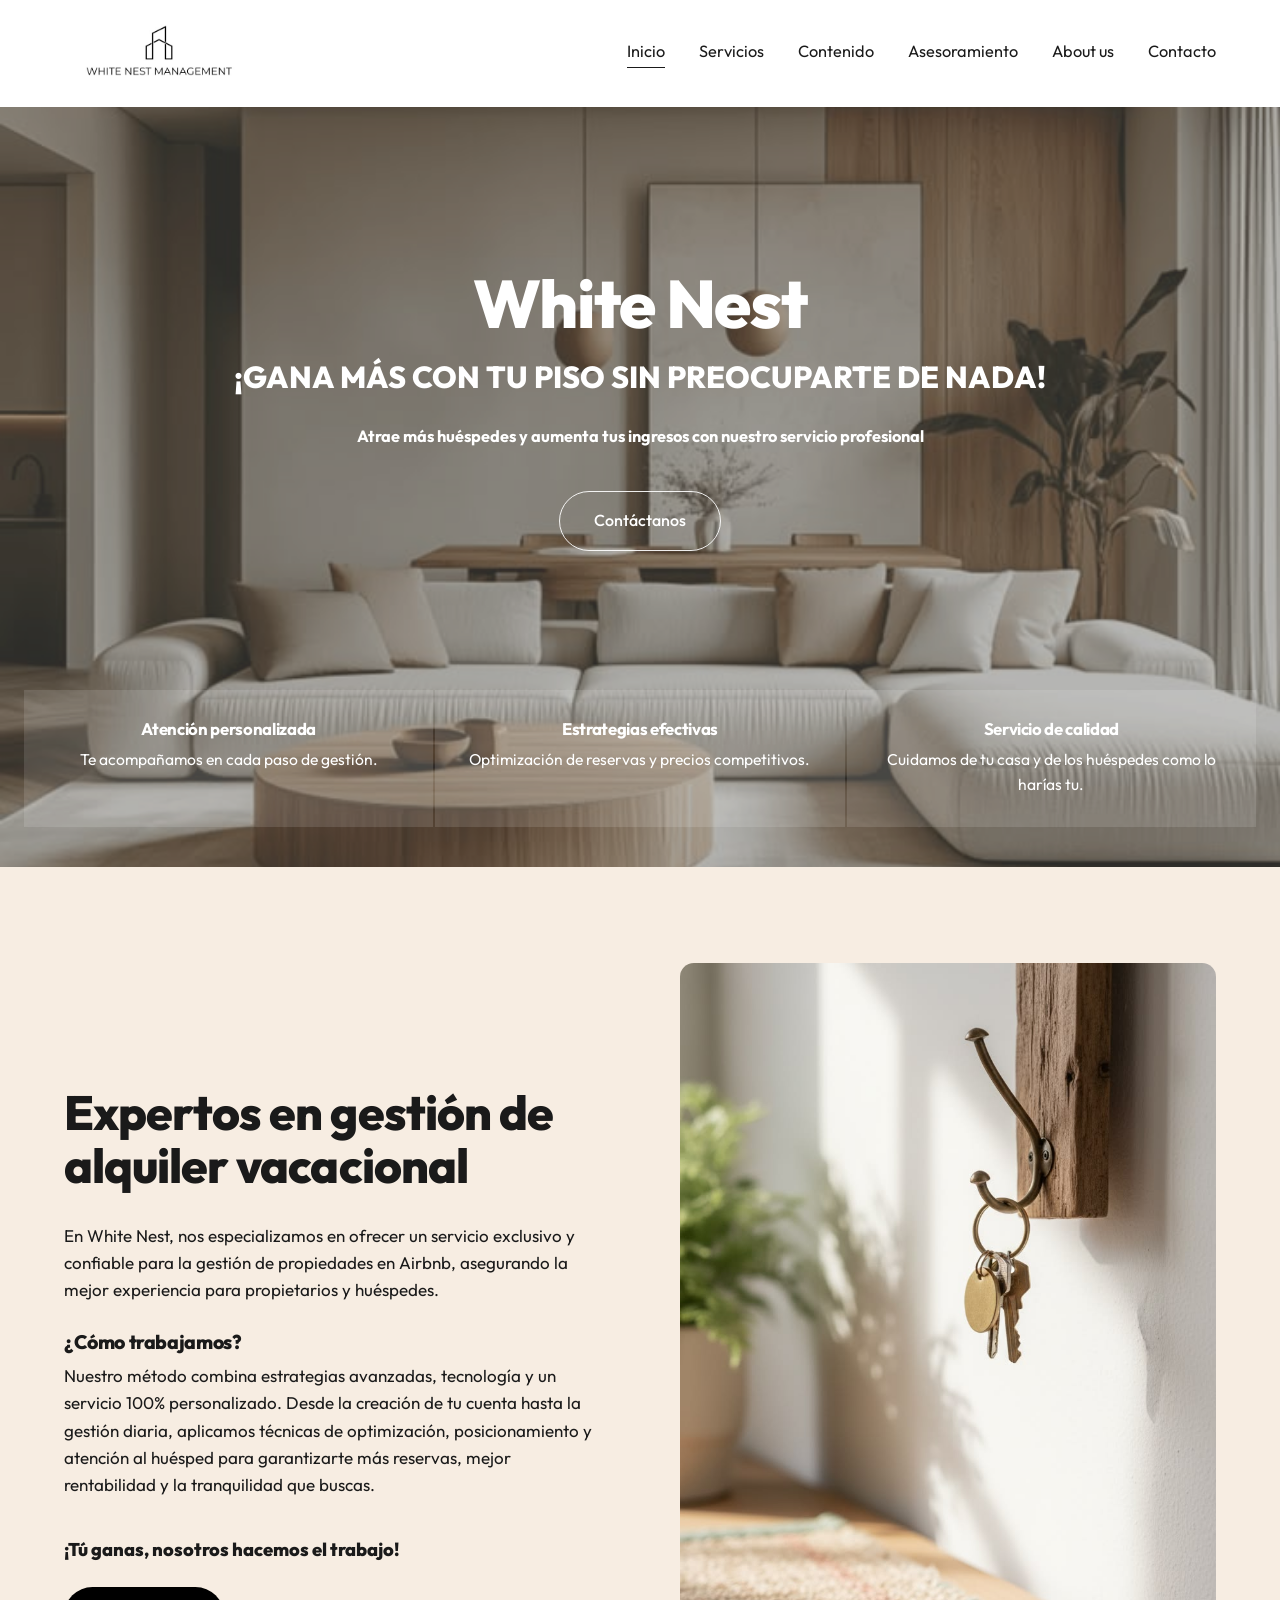
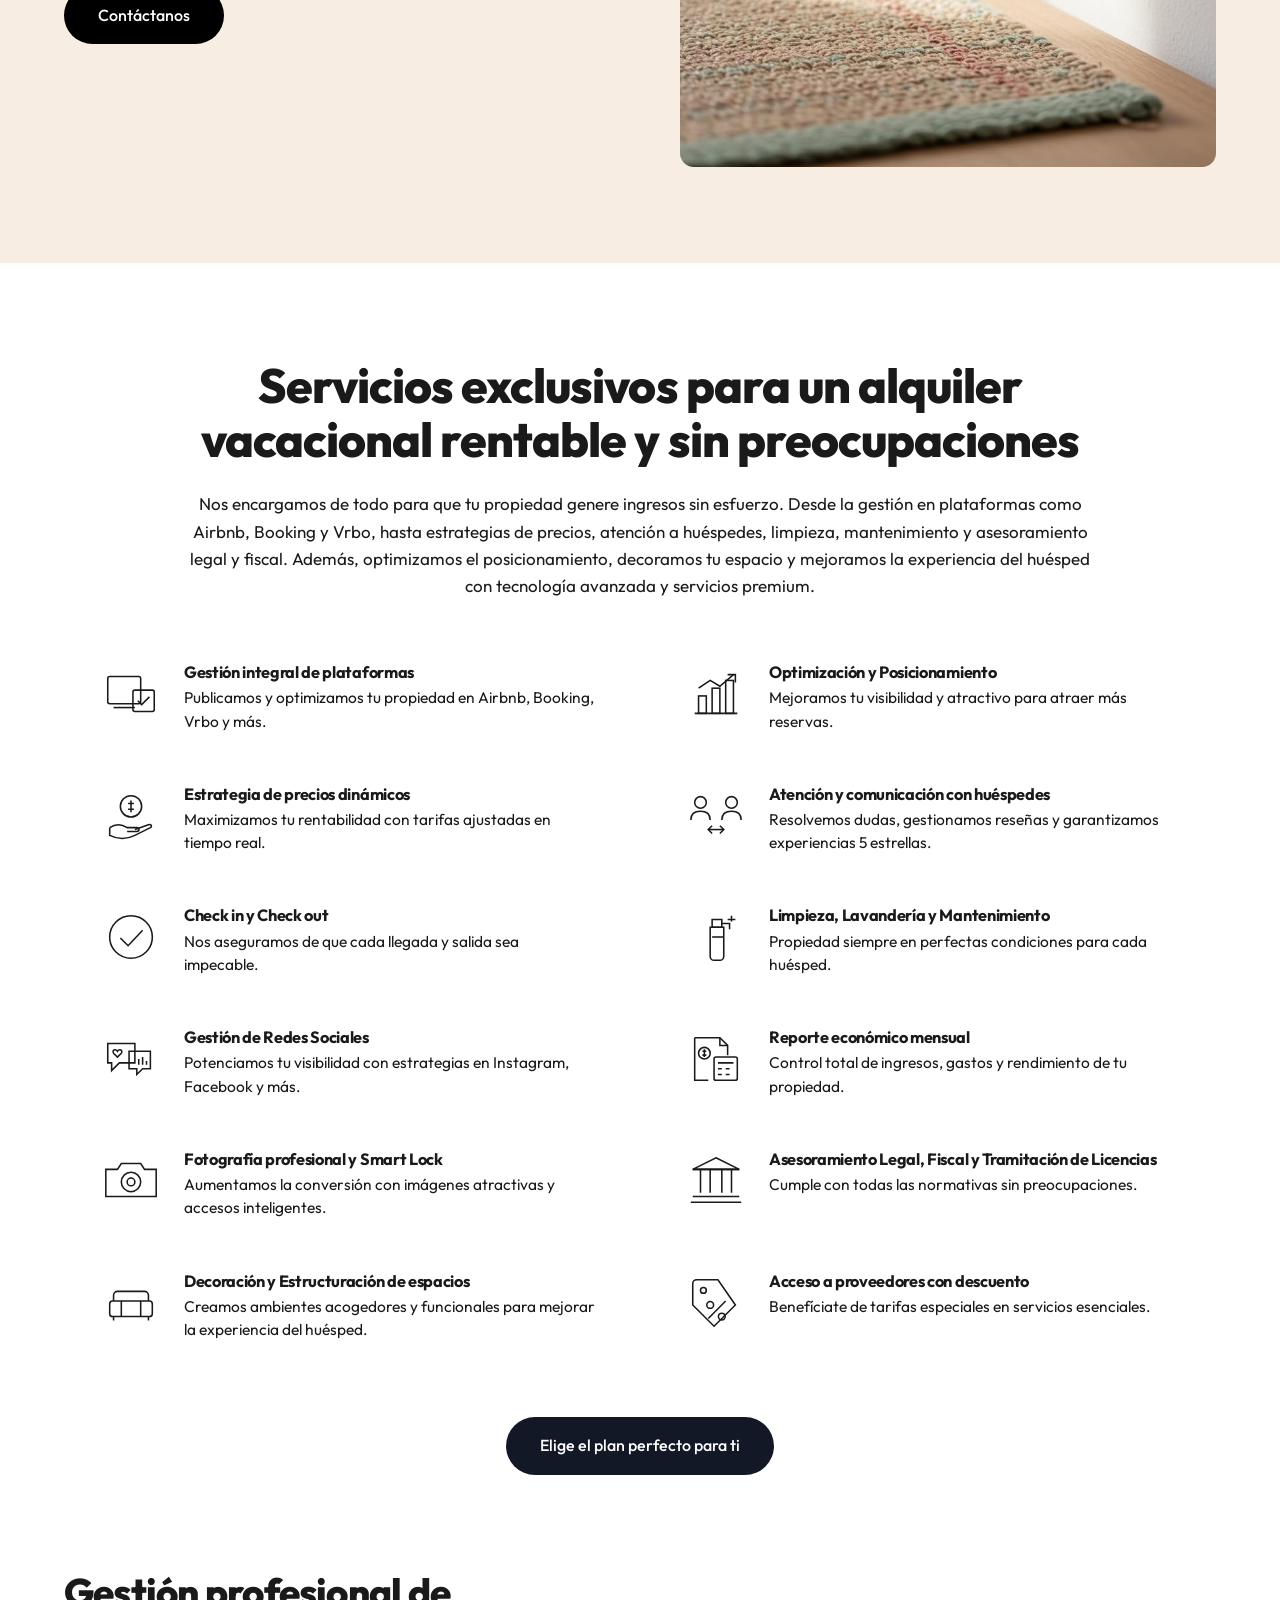
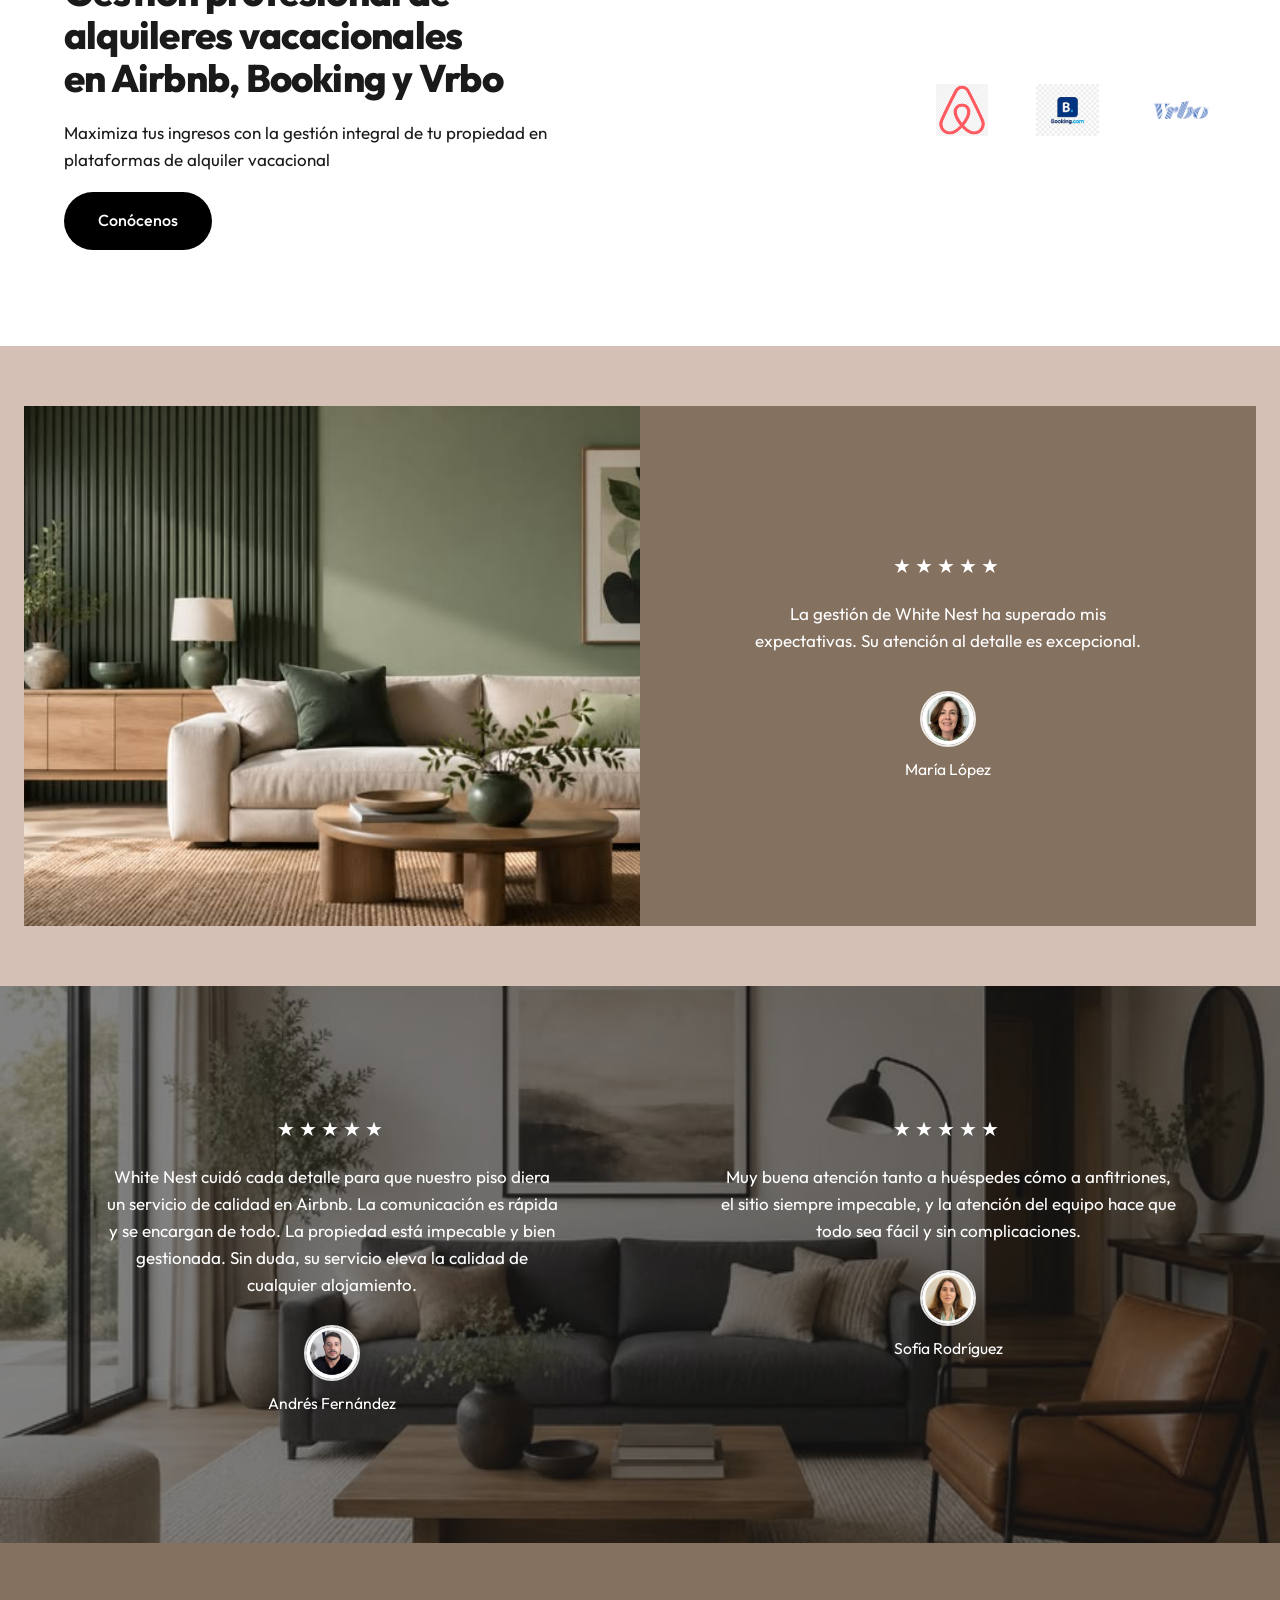
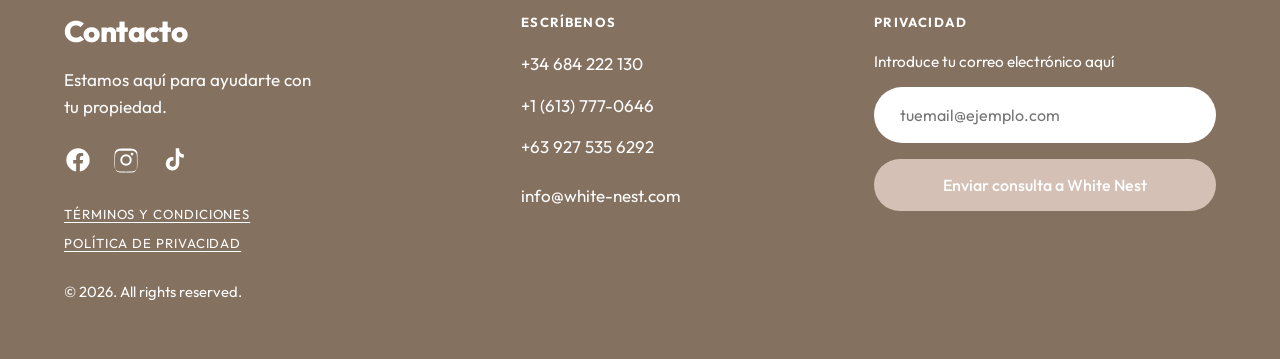
<file: index.html>
<!DOCTYPE html>
<html lang="es">
<head>
<meta charset="utf-8">
<meta name="viewport" content="width=device-width, initial-scale=1">
<title>White Nest Management | Gestión de Airbnb, Booking y Vrbo</title>
<meta name="description" content="Gestión integral de alquiler vacacional en Airbnb, Booking y Vrbo. Aumenta tus ingresos y despreocúpate: reservas, precios, huéspedes, limpieza y mantenimiento.">
<link rel="canonical" href="https://www.white-nest.com/">
<meta property="og:type" content="website">
<meta property="og:title" content="White Nest Management">
<meta property="og:description" content="¡Gana más con tu piso sin preocuparte de nada!">
<meta property="og:image" content="https://www.white-nest.com/assets/img/hero-salon.jpg">
<link rel="icon" href="assets/img/favicon.svg" type="image/svg+xml">
<link rel="preconnect" href="https://fonts.googleapis.com">
<link rel="preconnect" href="https://fonts.gstatic.com" crossorigin>
<link href="https://fonts.googleapis.com/css2?family=Outfit:wght@300;400;500;700;800&display=swap" rel="stylesheet">
<link rel="stylesheet" href="assets/css/style.css">
</head>
<body>

<header class="site-header">
  <div class="container site-header__inner">
    <a class="brand" href="index.html"><img src="assets/img/logo-white-nest.jpg" alt="White Nest Management" width="190" height="65"></a>
    <button class="nav-toggle" aria-expanded="false" aria-controls="nav" aria-label="Abrir menú">
      <span></span><span></span><span></span>
    </button>
    <nav class="nav" id="nav">
      <a href="index.html" aria-current="page">Inicio</a>
      <a href="servicios.html">Servicios</a>
      <a href="contenido.html">Contenido</a>
      <a href="asesoramiento.html">Asesoramiento</a>
      <a href="about.html">About us</a>
      <a href="contacto.html">Contacto</a>
    </nav>
  </div>
</header>

<main>

  <!-- ===== Hero ===== -->
  <section class="hero">
    <div class="container hero__content">
      <h1>White Nest</h1>
      <p class="hero__claim">¡Gana más con tu piso sin preocuparte de nada!</p>
      <p class="hero__sub">Atrae más huéspedes y aumenta tus ingresos con nuestro servicio profesional</p>
      <div class="hero__cta"><a class="btn btn--ghost" href="contacto.html">Contáctanos</a></div>
    </div>
    <div class="container container--wide">
      <div class="hero__cards">
        <div class="hero__card">
          <h3>Atención personalizada</h3>
          <p>Te acompañamos en cada paso de gestión.</p>
        </div>
        <div class="hero__card">
          <h3>Estrategias efectivas</h3>
          <p>Optimización de reservas y precios competitivos.</p>
        </div>
        <div class="hero__card">
          <h3>Servicio de calidad</h3>
          <p>Cuidamos de tu casa y de los huéspedes como lo harías tu.</p>
        </div>
      </div>
    </div>
  </section>

  <!-- ===== Expertos ===== -->
  <section class="section section--cream">
    <div class="container split">
      <div class="split__body">
        <h2>Expertos en gestión de alquiler vacacional</h2>
        <p>En White Nest, nos especializamos en ofrecer un servicio exclusivo y confiable para la gestión de propiedades en Airbnb, asegurando la mejor experiencia para propietarios y huéspedes.</p>
        <h3>¿Cómo trabajamos?</h3>
        <p>Nuestro método combina estrategias avanzadas, tecnología y un servicio 100% personalizado. Desde la creación de tu cuenta hasta la gestión diaria, aplicamos técnicas de optimización, posicionamiento y atención al huésped para garantizarte más reservas, mejor rentabilidad y la tranquilidad que buscas.</p>
        <p class="split__kicker">¡Tú ganas, nosotros hacemos el trabajo!</p>
        <a class="btn btn--black" href="contacto.html">Contáctanos</a>
      </div>
      <div class="split__media">
        <img src="assets/img/llaves-madera.jpg" alt="Llavero de una vivienda sobre una mesa de madera" width="720" height="720">
      </div>
    </div>
  </section>

  <!-- ===== Servicios ===== -->
  <section class="section section--white">
    <div class="container">
      <div class="section-head">
        <h2>Servicios exclusivos para un alquiler vacacional rentable y sin preocupaciones</h2>
        <p>Nos encargamos de todo para que tu propiedad genere ingresos sin esfuerzo. Desde la gestión en plataformas como Airbnb, Booking y Vrbo, hasta estrategias de precios, atención a huéspedes, limpieza, mantenimiento y asesoramiento legal y fiscal. Además, optimizamos el posicionamiento, decoramos tu espacio y mejoramos la experiencia del huésped con tecnología avanzada y servicios premium.</p>
      </div>

      <div class="services-grid">
        <article class="service">
          <div class="service__icon" aria-hidden="true">
            <svg viewBox="0 0 64 64"><rect x="8" y="14" width="34" height="28" rx="2"/><path d="M14 46h22"/><rect x="34" y="28" width="22" height="22" rx="2"/><path d="M39 39l4 4 8-8"/></svg>
          </div>
          <div>
            <h3>Gestión integral de plataformas</h3>
            <p>Publicamos y optimizamos tu propiedad en Airbnb, Booking, Vrbo y más.</p>
          </div>
        </article>

        <article class="service">
          <div class="service__icon" aria-hidden="true">
            <svg viewBox="0 0 64 64"><path d="M10 52h44"/><rect x="14" y="34" width="8" height="18"/><rect x="28" y="26" width="8" height="26"/><rect x="42" y="18" width="8" height="34"/><path d="M14 26l12-8 10 6 14-12"/><path d="M44 12h8v8"/></svg>
          </div>
          <div>
            <h3>Optimización y Posicionamiento</h3>
            <p>Mejoramos tu visibilidad y atractivo para atraer más reservas.</p>
          </div>
        </article>

        <article class="service">
          <div class="service__icon" aria-hidden="true">
            <svg viewBox="0 0 64 64"><circle cx="32" cy="22" r="11"/><path d="M32 16v12M29 19h6M29 25h6"/><path d="M10 44c6-4 12-4 18 0h10c3 0 3 4 0 4H28"/><path d="M10 44v8c8 4 18 4 26 0l16-8c2-1 1-4-2-3l-14 5"/></svg>
          </div>
          <div>
            <h3>Estrategia de precios dinámicos</h3>
            <p>Maximizamos tu rentabilidad con tarifas ajustadas en tiempo real.</p>
          </div>
        </article>

        <article class="service">
          <div class="service__icon" aria-hidden="true">
            <svg viewBox="0 0 64 64"><circle cx="16" cy="18" r="6"/><path d="M6 36c0-6 4-9 10-9s10 3 10 9"/><circle cx="48" cy="18" r="6"/><path d="M38 36c0-6 4-9 10-9s10 3 10 9"/><path d="M24 46h16"/><path d="M28 42l-4 4 4 4M36 42l4 4-4 4"/></svg>
          </div>
          <div>
            <h3>Atención y comunicación con huéspedes</h3>
            <p>Resolvemos dudas, gestionamos reseñas y garantizamos experiencias 5 estrellas.</p>
          </div>
        </article>

        <article class="service">
          <div class="service__icon" aria-hidden="true">
            <svg viewBox="0 0 64 64" stroke-width="3"><circle cx="32" cy="32" r="22"/><path d="M21 33l8 8 15-16"/></svg>
          </div>
          <div>
            <h3>Check in y Check out</h3>
            <p>Nos aseguramos de que cada llegada y salida sea impecable.</p>
          </div>
        </article>

        <article class="service">
          <div class="service__icon" aria-hidden="true">
            <svg viewBox="0 0 64 64"><path d="M26 22h14v30a4 4 0 0 1-4 4h-6a4 4 0 0 1-4-4z"/><path d="M28 14h10v8H28z"/><path d="M38 18h8v6"/><path d="M48 10v6M52 14h-8"/><path d="M28 32h12"/></svg>
          </div>
          <div>
            <h3>Limpieza, Lavandería y Mantenimiento</h3>
            <p>Propiedad siempre en perfectas condiciones para cada huésped.</p>
          </div>
        </article>

        <article class="service">
          <div class="service__icon" aria-hidden="true">
            <svg viewBox="0 0 64 64"><path d="M8 16h28v20H20l-8 8v-8H8z"/><path d="M30 24h22v18h-8l-6 6v-6h-8z"/><path d="M18 24c2-3 6-1 4 2l-4 4-4-4c-2-3 2-5 4-2z"/><path d="M40 32v6M44 30v8M48 34v4"/></svg>
          </div>
          <div>
            <h3>Gestión de Redes Sociales</h3>
            <p>Potenciamos tu visibilidad con estrategias en Instagram, Facebook y más.</p>
          </div>
        </article>

        <article class="service">
          <div class="service__icon" aria-hidden="true">
            <svg viewBox="0 0 64 64"><path d="M10 10h26l8 8v10"/><path d="M10 10v44h14"/><path d="M36 10v8h8"/><circle cx="20" cy="26" r="6"/><path d="M20 22v8M18 24h4M18 28h4"/><rect x="30" y="30" width="24" height="24" rx="2"/><path d="M34 36h16M34 42h4M42 42h4M50 42h0M34 48h4M42 48h4M50 48h0"/></svg>
          </div>
          <div>
            <h3>Reporte económico mensual</h3>
            <p>Control total de ingresos, gastos y rendimiento de tu propiedad.</p>
          </div>
        </article>

        <article class="service">
          <div class="service__icon" aria-hidden="true">
            <svg viewBox="0 0 64 64"><path d="M6 20h12l4-6h20l4 6h12v28H6z"/><circle cx="32" cy="33" r="10"/><circle cx="32" cy="33" r="4"/></svg>
          </div>
          <div>
            <h3>Fotografía profesional y Smart Lock</h3>
            <p>Aumentamos la conversión con imágenes atractivas y accesos inteligentes.</p>
          </div>
        </article>

        <article class="service">
          <div class="service__icon" aria-hidden="true">
            <svg viewBox="0 0 64 64"><path d="M8 20h48"/><path d="M32 8l24 12H8z"/><path d="M16 20v24M26 20v24M38 20v24M48 20v24"/><path d="M8 48h48M6 54h52"/></svg>
          </div>
          <div>
            <h3>Asesoramiento Legal, Fiscal y Tramitación de Licencias</h3>
            <p>Cumple con todas las normativas sin preocupaciones.</p>
          </div>
        </article>

        <article class="service">
          <div class="service__icon" aria-hidden="true">
            <svg viewBox="0 0 64 64"><rect x="10" y="30" width="44" height="16" rx="3"/><path d="M14 30v-6a4 4 0 0 1 4-4h28a4 4 0 0 1 4 4v6"/><path d="M14 46v4M50 46v4"/><path d="M22 30v16M42 30v16"/></svg>
          </div>
          <div>
            <h3>Decoración y Estructuración de espacios</h3>
            <p>Creamos ambientes acogedores y funcionales para mejorar la experiencia del huésped.</p>
          </div>
        </article>

        <article class="service">
          <div class="service__icon" aria-hidden="true">
            <svg viewBox="0 0 64 64"><path d="M34 8H12a4 4 0 0 0-4 4v22l22 22 22-22z"/><circle cx="19" cy="19" r="3"/><circle cx="26" cy="34" r="3.5"/><circle cx="38" cy="46" r="3.5"/><path d="M24 48l18-18"/></svg>
          </div>
          <div>
            <h3>Acceso a proveedores con descuento</h3>
            <p>Benefíciate de tarifas especiales en servicios esenciales.</p>
          </div>
        </article>
      </div>

      <div class="services-cta">
        <a class="btn btn--dark" href="servicios.html">Elige el plan perfecto para ti</a>
      </div>
    </div>
  </section>

  <!-- ===== Plataformas ===== -->
  <section class="section section--white" style="padding-top:0;">
    <div class="container platforms">
      <div>
        <h2>Gestión profesional de alquileres vacacionales<br>en Airbnb, Booking y Vrbo</h2>
        <p>Maximiza tus ingresos con la gestión integral de tu propiedad en plataformas de alquiler vacacional</p>
        <a class="btn btn--black" href="about.html">Conócenos</a>
      </div>
      <div class="platforms__logos">
        <img src="assets/img/logo-airbnb.png" alt="Airbnb" width="120" height="52">
        <img src="assets/img/logo-booking.png" alt="Booking.com" width="120" height="52">
        <img src="assets/img/logo-vrbo.png" alt="Vrbo" width="120" height="52">
      </div>
    </div>
  </section>

  <!-- ===== Testimonio destacado ===== -->
  <section class="section--blush" style="padding-block:60px;">
    <div class="container container--wide">
      <div class="feature-quote">
        <div class="feature-quote__media" style="background-image:url('assets/img/salon-verde.jpg');" role="img" aria-label="Salón decorado en tonos verdes"></div>
        <div class="feature-quote__body">
          <div class="stars" aria-label="5 sobre 5">★★★★★</div>
          <p>La gestión de White Nest ha superado mis expectativas. Su atención al detalle es excepcional.</p>
          <div class="quote-author">
            <img src="assets/img/testimonio-maria.jpg" alt="" width="56" height="56">
            <span>María López</span>
          </div>
        </div>
      </div>
    </div>
  </section>

</main>

<!-- ===== Testimonios ===== -->
<section class="testimonials" style="background-image:url('assets/img/sofa-oscuro.jpg');">
  <div class="container">
    <div class="testimonials__grid">
      <figure class="testimonial">
        <div class="stars" aria-label="5 sobre 5">★★★★★</div>
        <p>White Nest cuidó cada detalle para que nuestro piso diera un servicio de calidad en Airbnb. La comunicación es rápida y se encargan de todo. La propiedad está impecable y bien gestionada. Sin duda, su servicio eleva la calidad de cualquier alojamiento.</p>
        <figcaption class="quote-author">
          <img src="assets/img/testimonio-andres.jpg" alt="" width="56" height="56">
          <span>Andrés Fernández</span>
        </figcaption>
      </figure>
      <figure class="testimonial">
        <div class="stars" aria-label="5 sobre 5">★★★★★</div>
        <p>Muy buena atención tanto a huéspedes cómo a anfitriones, el sitio siempre impecable, y la atención del equipo hace que todo sea fácil y sin complicaciones.</p>
        <figcaption class="quote-author">
          <img src="assets/img/testimonio-sofia.jpg" alt="" width="56" height="56">
          <span>Sofía Rodríguez</span>
        </figcaption>
      </figure>
    </div>
  </div>
</section>

<footer class="site-footer">
  <div class="container site-footer__grid">
    <div>
      <h2>Contacto</h2>
      <p>Estamos aquí para ayudarte con tu propiedad.</p>
      <div class="socials">
        <a href="https://www.facebook.com/" target="_blank" rel="noopener" aria-label="Facebook">
          <svg viewBox="0 0 24 24"><path d="M12 2C6.5 2 2 6.5 2 12c0 5 3.7 9.1 8.4 9.9v-7H7.9V12h2.5V9.8c0-2.5 1.5-3.9 3.8-3.9 1.1 0 2.2.2 2.2.2v2.4h-1.2c-1.2 0-1.6.8-1.6 1.6V12h2.7l-.4 2.9h-2.3v7C18.3 21.1 22 17 22 12c0-5.5-4.5-10-10-10z"/></svg>
        </a>
        <a href="https://www.instagram.com/" target="_blank" rel="noopener" aria-label="Instagram">
          <svg viewBox="0 0 24 24"><path d="M12 2.2c3.2 0 3.6 0 4.9.1 1.2.1 1.8.2 2.2.4.6.2 1 .5 1.4.9.4.4.7.8.9 1.4.2.4.4 1 .4 2.2.1 1.3.1 1.7.1 4.9s0 3.6-.1 4.9c-.1 1.2-.2 1.8-.4 2.2-.2.6-.5 1-.9 1.4-.4.4-.8.7-1.4.9-.4.2-1 .4-2.2.4-1.3.1-1.7.1-4.9.1s-3.6 0-4.9-.1c-1.2-.1-1.8-.2-2.2-.4-.6-.2-1-.5-1.4-.9-.4-.4-.7-.8-.9-1.4-.2-.4-.4-1-.4-2.2-.1-1.3-.1-1.7-.1-4.9s0-3.6.1-4.9c.1-1.2.2-1.8.4-2.2.2-.6.5-1 .9-1.4.4-.4.8-.7 1.4-.9.4-.2 1-.4 2.2-.4 1.3-.1 1.7-.1 4.9-.1zm0 1.8c-3.1 0-3.5 0-4.8.1-1.1 0-1.7.2-2.1.4-.5.2-.9.4-1.2.8-.4.3-.6.7-.8 1.2-.2.4-.3 1-.4 2.1-.1 1.3-.1 1.7-.1 4.8s0 3.5.1 4.8c0 1.1.2 1.7.4 2.1.2.5.4.9.8 1.2.3.4.7.6 1.2.8.4.2 1 .3 2.1.4 1.3.1 1.7.1 4.8.1s3.5 0 4.8-.1c1.1 0 1.7-.2 2.1-.4.5-.2.9-.4 1.2-.8.4-.3.6-.7.8-1.2.2-.4.3-1 .4-2.1.1-1.3.1-1.7.1-4.8s0-3.5-.1-4.8c0-1.1-.2-1.7-.4-2.1-.2-.5-.4-.9-.8-1.2-.3-.4-.7-.6-1.2-.8-.4-.2-1-.3-2.1-.4-1.3-.1-1.7-.1-4.8-.1zm0 3.1a4.9 4.9 0 1 1 0 9.8 4.9 4.9 0 0 1 0-9.8zm0 8.1a3.2 3.2 0 1 0 0-6.4 3.2 3.2 0 0 0 0 6.4zm6.3-8.3a1.15 1.15 0 1 1-2.3 0 1.15 1.15 0 0 1 2.3 0z"/></svg>
        </a>
        <a href="https://www.tiktok.com/" target="_blank" rel="noopener" aria-label="TikTok">
          <svg viewBox="0 0 24 24"><path d="M16.5 2h-3v13.1a2.6 2.6 0 1 1-2-2.5V9.4a5.8 5.8 0 1 0 5 5.7V8.8a6.6 6.6 0 0 0 3.9 1.3v-3a3.7 3.7 0 0 1-3.9-3.6V2z"/></svg>
        </a>
      </div>
      <div class="legal-links">
        <a href="terminos.html">Términos y condiciones</a>
        <a href="privacidad.html">Política de privacidad</a>
      </div>
      <p class="copyright">© <span data-year>2025</span>. All rights reserved.</p>
    </div>

    <div class="footer-contact">
      <h3>Escríbenos</h3>
      <a href="tel:+34684222130">+34 684 222 130</a>
      <a href="tel:+16137770646">+1 (613) 777-0646</a>
      <a href="tel:+639275356292">+63 927 535 6292</a>
      <a href="mailto:info@white-nest.com" style="margin-top:22px;">info@white-nest.com</a>
    </div>

    <div class="newsletter">
      <h3>Privacidad</h3>
      <form action="mailto:info@white-nest.com" method="post" enctype="text/plain">
        <label for="footer-email">Introduce tu correo electrónico aquí</label>
        <input id="footer-email" type="email" name="email" placeholder="tuemail@ejemplo.com" required>
        <button class="btn btn--blush" type="submit">Enviar consulta a White Nest</button>
      </form>
    </div>
  </div>
</footer>

<script src="assets/js/main.js" defer></script>
</body>
</html>
</file>
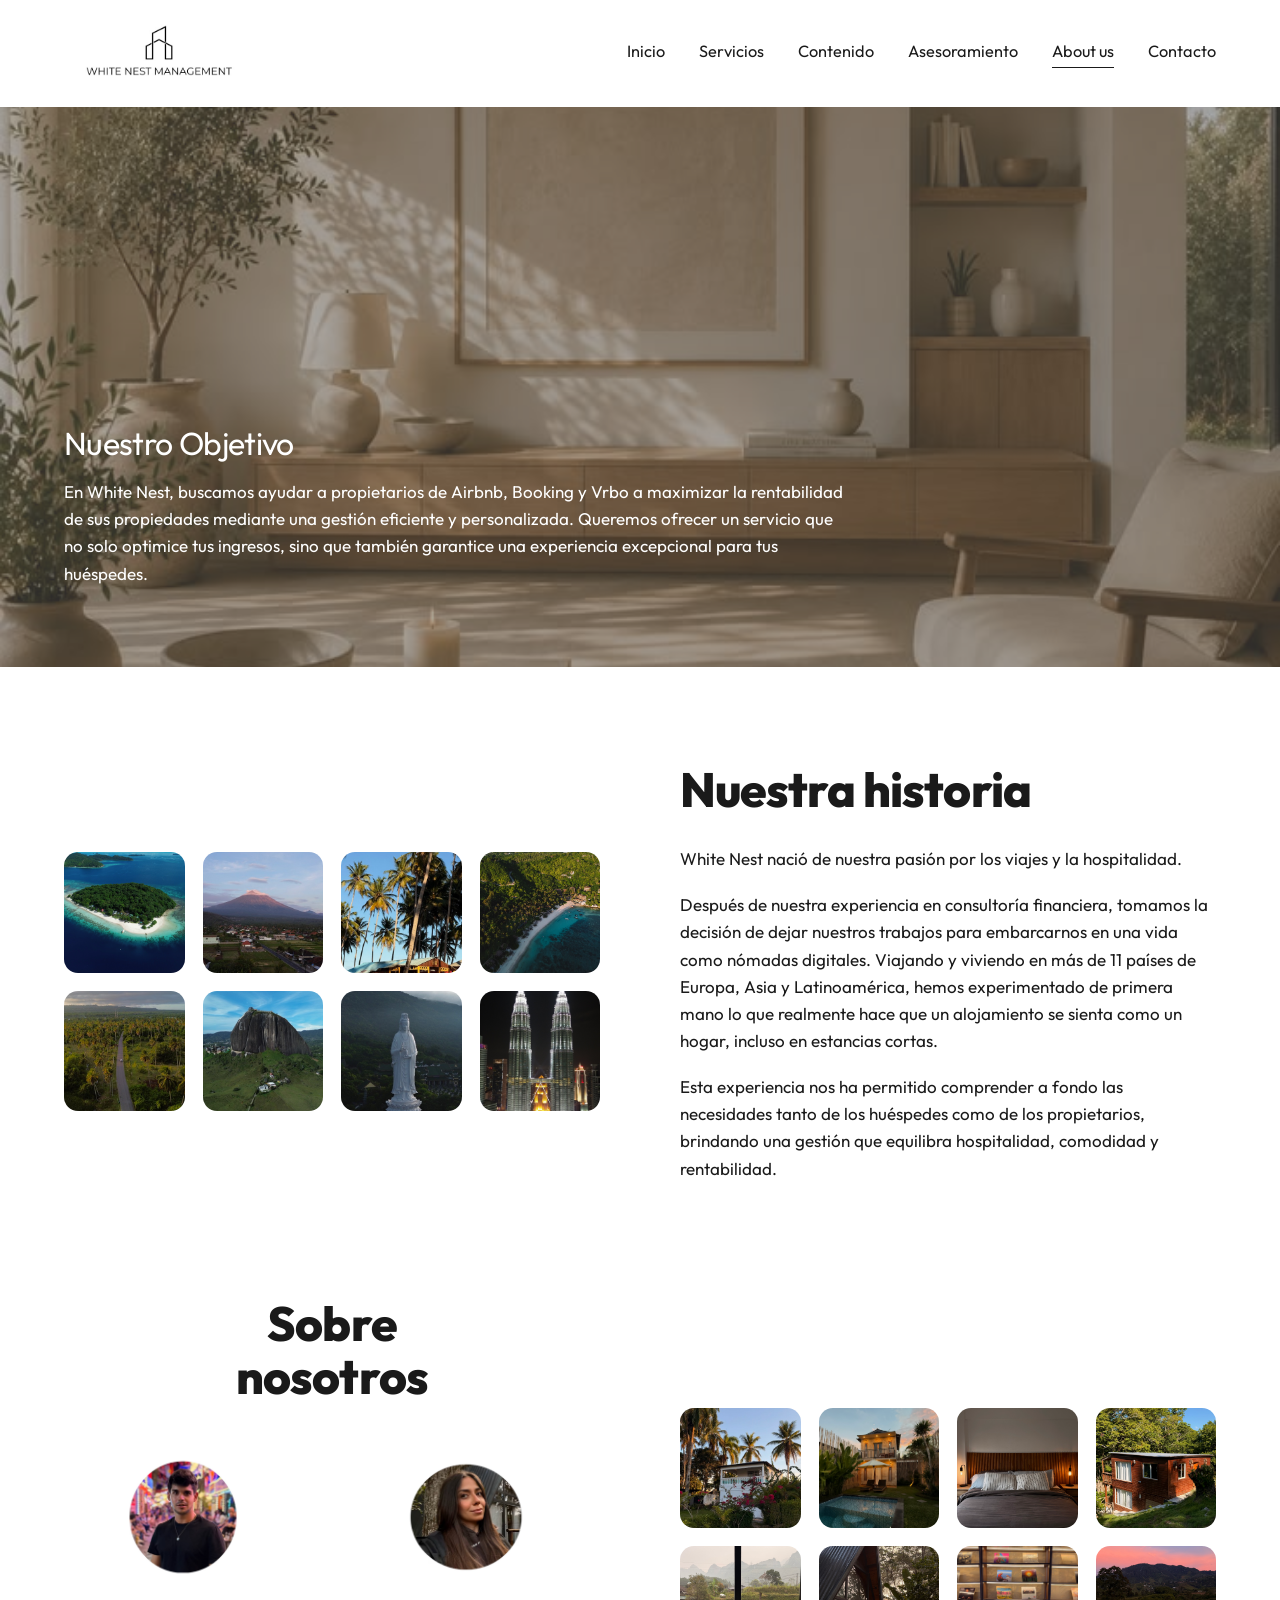
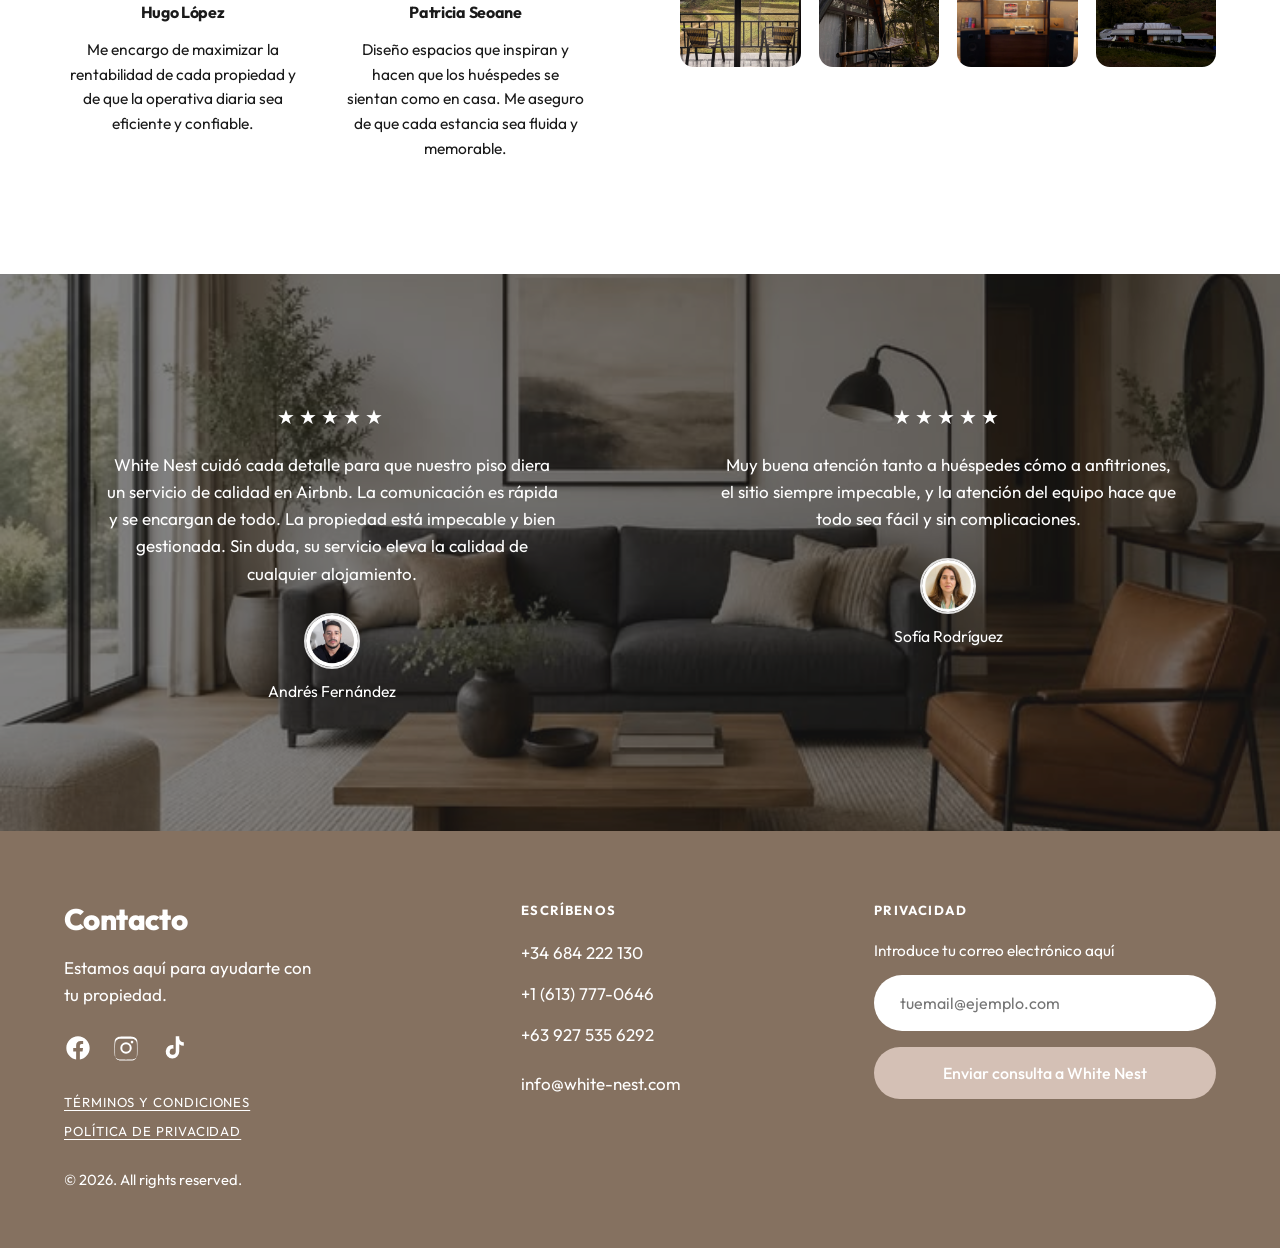
<file: about.html>
<!DOCTYPE html>
<html lang="es">
<head>
<meta charset="utf-8">
<meta name="viewport" content="width=device-width, initial-scale=1">
<title>About us | White Nest Management</title>
<meta name="description" content="White Nest nació de nuestra pasión por los viajes y la hospitalidad. Conoce nuestra historia y al equipo detrás de la gestión de tu alojamiento.">
<link rel="canonical" href="https://www.white-nest.com/about.html">
<link rel="icon" href="assets/img/favicon.svg" type="image/svg+xml">
<link rel="preconnect" href="https://fonts.googleapis.com">
<link rel="preconnect" href="https://fonts.gstatic.com" crossorigin>
<link href="https://fonts.googleapis.com/css2?family=Outfit:wght@300;400;500;700;800&display=swap" rel="stylesheet">
<link rel="stylesheet" href="assets/css/style.css">
</head>
<body>

<header class="site-header">
  <div class="container site-header__inner">
    <a class="brand" href="index.html"><img src="assets/img/logo-white-nest.jpg" alt="White Nest Management" width="190" height="65"></a>
    <button class="nav-toggle" aria-expanded="false" aria-controls="nav" aria-label="Abrir menú">
      <span></span><span></span><span></span>
    </button>
    <nav class="nav" id="nav">
      <a href="index.html">Inicio</a>
      <a href="servicios.html">Servicios</a>
      <a href="contenido.html">Contenido</a>
      <a href="asesoramiento.html">Asesoramiento</a>
      <a href="about.html" aria-current="page">About us</a>
      <a href="contacto.html">Contacto</a>
    </nav>
  </div>
</header>

<main>

  <!-- ===== Nuestro Objetivo ===== -->
  <section class="objective" style="background-image:url('assets/img/planta-salon.jpg');">
    <div class="container">
      <h2>Nuestro Objetivo</h2>
      <p>En White Nest, buscamos ayudar a propietarios de Airbnb, Booking y Vrbo a maximizar la rentabilidad de sus propiedades mediante una gestión eficiente y personalizada. Queremos ofrecer un servicio que no solo optimice tus ingresos, sino que también garantice una experiencia excepcional para tus huéspedes.</p>
    </div>
  </section>

  <!-- ===== Nuestra historia ===== -->
  <section class="section section--white">
    <div class="container split">
      <div class="split__media">
        <div class="photo-grid">
          <img src="assets/img/viaje-01.jpg" alt="Atardecer sobre el mar" width="300" height="300">
          <img src="assets/img/viaje-02.jpg" alt="Templo en Tailandia" width="300" height="300">
          <img src="assets/img/viaje-03.jpg" alt="Mercado flotante" width="300" height="300">
          <img src="assets/img/viaje-04.jpg" alt="Arco de arquitectura árabe" width="300" height="300">
          <img src="assets/img/viaje-05.jpg" alt="Amanecer en el desierto" width="300" height="300">
          <img src="assets/img/viaje-06.jpg" alt="Bahía entre montañas" width="300" height="300">
          <img src="assets/img/viaje-07.jpg" alt="Gran Palacio de Bangkok" width="300" height="300">
          <img src="assets/img/viaje-08.jpg" alt="Playa tropical con palmeras" width="300" height="300">
        </div>
      </div>
      <div class="split__body">
        <h2>Nuestra historia</h2>
        <p>White Nest nació de nuestra pasión por los viajes y la hospitalidad.</p>
        <p>Después de nuestra experiencia en consultoría financiera, tomamos la decisión de dejar nuestros trabajos para embarcarnos en una vida como nómadas digitales. Viajando y viviendo en más de 11 países de Europa, Asia y Latinoamérica, hemos experimentado de primera mano lo que realmente hace que un alojamiento se sienta como un hogar, incluso en estancias cortas.</p>
        <p>Esta experiencia nos ha permitido comprender a fondo las necesidades tanto de los huéspedes como de los propietarios, brindando una gestión que equilibra hospitalidad, comodidad y rentabilidad.</p>
      </div>
    </div>
  </section>

  <!-- ===== Sobre nosotros ===== -->
  <section class="section section--white" style="padding-top:0;">
    <div class="container split">
      <div class="split__body">
        <h2 class="text-center" style="max-width:280px;margin-inline:auto;">Sobre nosotros</h2>
        <div class="team" style="margin-top:48px;">
          <div class="team__member">
            <img src="assets/img/equipo-hugo.jpg" alt="Hugo López" width="130" height="130">
            <h3>Hugo López</h3>
            <p>Me encargo de maximizar la rentabilidad de cada propiedad y de que la operativa diaria sea eficiente y confiable.</p>
          </div>
          <div class="team__member">
            <img src="assets/img/equipo-patricia.jpg" alt="Patricia Seoane" width="130" height="130">
            <h3>Patricia Seoane</h3>
            <p>Diseño espacios que inspiran y hacen que los huéspedes se sientan como en casa. Me aseguro de que cada estancia sea fluida y memorable.</p>
          </div>
        </div>
      </div>
      <div class="split__media">
        <div class="photo-grid">
          <img src="assets/img/viaje-09.jpg" alt="Cataratas" width="300" height="300">
          <img src="assets/img/viaje-10.jpg" alt="Parlamento de Budapest de noche" width="300" height="300">
          <img src="assets/img/viaje-11.jpg" alt="Lago entre montañas" width="300" height="300">
          <img src="assets/img/viaje-12.jpg" alt="Puerto al atardecer" width="300" height="300">
          <img src="assets/img/viaje-13.jpg" alt="Acueducto romano" width="300" height="300">
          <img src="assets/img/viaje-14.jpg" alt="Castillo de Edimburgo" width="300" height="300">
          <img src="assets/img/viaje-15.jpg" alt="Torre Eiffel" width="300" height="300">
          <img src="assets/img/viaje-16.jpg" alt="Isla tropical vista desde el aire" width="300" height="300">
        </div>
      </div>
    </div>
  </section>

</main>

<!-- ===== Testimonios ===== -->
<section class="testimonials" style="background-image:url('assets/img/sofa-oscuro.jpg');">
  <div class="container">
    <div class="testimonials__grid">
      <figure class="testimonial">
        <div class="stars" aria-label="5 sobre 5">★★★★★</div>
        <p>White Nest cuidó cada detalle para que nuestro piso diera un servicio de calidad en Airbnb. La comunicación es rápida y se encargan de todo. La propiedad está impecable y bien gestionada. Sin duda, su servicio eleva la calidad de cualquier alojamiento.</p>
        <figcaption class="quote-author">
          <img src="assets/img/testimonio-andres.jpg" alt="" width="56" height="56">
          <span>Andrés Fernández</span>
        </figcaption>
      </figure>
      <figure class="testimonial">
        <div class="stars" aria-label="5 sobre 5">★★★★★</div>
        <p>Muy buena atención tanto a huéspedes cómo a anfitriones, el sitio siempre impecable, y la atención del equipo hace que todo sea fácil y sin complicaciones.</p>
        <figcaption class="quote-author">
          <img src="assets/img/testimonio-sofia.jpg" alt="" width="56" height="56">
          <span>Sofía Rodríguez</span>
        </figcaption>
      </figure>
    </div>
  </div>
</section>

<footer class="site-footer">
  <div class="container site-footer__grid">
    <div>
      <h2>Contacto</h2>
      <p>Estamos aquí para ayudarte con tu propiedad.</p>
      <div class="socials">
        <a href="https://www.facebook.com/" target="_blank" rel="noopener" aria-label="Facebook">
          <svg viewBox="0 0 24 24"><path d="M12 2C6.5 2 2 6.5 2 12c0 5 3.7 9.1 8.4 9.9v-7H7.9V12h2.5V9.8c0-2.5 1.5-3.9 3.8-3.9 1.1 0 2.2.2 2.2.2v2.4h-1.2c-1.2 0-1.6.8-1.6 1.6V12h2.7l-.4 2.9h-2.3v7C18.3 21.1 22 17 22 12c0-5.5-4.5-10-10-10z"/></svg>
        </a>
        <a href="https://www.instagram.com/" target="_blank" rel="noopener" aria-label="Instagram">
          <svg viewBox="0 0 24 24"><path d="M12 2.2c3.2 0 3.6 0 4.9.1 1.2.1 1.8.2 2.2.4.6.2 1 .5 1.4.9.4.4.7.8.9 1.4.2.4.4 1 .4 2.2.1 1.3.1 1.7.1 4.9s0 3.6-.1 4.9c-.1 1.2-.2 1.8-.4 2.2-.2.6-.5 1-.9 1.4-.4.4-.8.7-1.4.9-.4.2-1 .4-2.2.4-1.3.1-1.7.1-4.9.1s-3.6 0-4.9-.1c-1.2-.1-1.8-.2-2.2-.4-.6-.2-1-.5-1.4-.9-.4-.4-.7-.8-.9-1.4-.2-.4-.4-1-.4-2.2-.1-1.3-.1-1.7-.1-4.9s0-3.6.1-4.9c.1-1.2.2-1.8.4-2.2.2-.6.5-1 .9-1.4.4-.4.8-.7 1.4-.9.4-.2 1-.4 2.2-.4 1.3-.1 1.7-.1 4.9-.1zm0 1.8c-3.1 0-3.5 0-4.8.1-1.1 0-1.7.2-2.1.4-.5.2-.9.4-1.2.8-.4.3-.6.7-.8 1.2-.2.4-.3 1-.4 2.1-.1 1.3-.1 1.7-.1 4.8s0 3.5.1 4.8c0 1.1.2 1.7.4 2.1.2.5.4.9.8 1.2.3.4.7.6 1.2.8.4.2 1 .3 2.1.4 1.3.1 1.7.1 4.8.1s3.5 0 4.8-.1c1.1 0 1.7-.2 2.1-.4.5-.2.9-.4 1.2-.8.4-.3.6-.7.8-1.2.2-.4.3-1 .4-2.1.1-1.3.1-1.7.1-4.8s0-3.5-.1-4.8c0-1.1-.2-1.7-.4-2.1-.2-.5-.4-.9-.8-1.2-.3-.4-.7-.6-1.2-.8-.4-.2-1-.3-2.1-.4-1.3-.1-1.7-.1-4.8-.1zm0 3.1a4.9 4.9 0 1 1 0 9.8 4.9 4.9 0 0 1 0-9.8zm0 8.1a3.2 3.2 0 1 0 0-6.4 3.2 3.2 0 0 0 0 6.4zm6.3-8.3a1.15 1.15 0 1 1-2.3 0 1.15 1.15 0 0 1 2.3 0z"/></svg>
        </a>
        <a href="https://www.tiktok.com/" target="_blank" rel="noopener" aria-label="TikTok">
          <svg viewBox="0 0 24 24"><path d="M16.5 2h-3v13.1a2.6 2.6 0 1 1-2-2.5V9.4a5.8 5.8 0 1 0 5 5.7V8.8a6.6 6.6 0 0 0 3.9 1.3v-3a3.7 3.7 0 0 1-3.9-3.6V2z"/></svg>
        </a>
      </div>
      <div class="legal-links">
        <a href="terminos.html">Términos y condiciones</a>
        <a href="privacidad.html">Política de privacidad</a>
      </div>
      <p class="copyright">© <span data-year>2025</span>. All rights reserved.</p>
    </div>

    <div class="footer-contact">
      <h3>Escríbenos</h3>
      <a href="tel:+34684222130">+34 684 222 130</a>
      <a href="tel:+16137770646">+1 (613) 777-0646</a>
      <a href="tel:+639275356292">+63 927 535 6292</a>
      <a href="mailto:info@white-nest.com" style="margin-top:22px;">info@white-nest.com</a>
    </div>

    <div class="newsletter">
      <h3>Privacidad</h3>
      <form action="mailto:info@white-nest.com" method="post" enctype="text/plain">
        <label for="footer-email">Introduce tu correo electrónico aquí</label>
        <input id="footer-email" type="email" name="email" placeholder="tuemail@ejemplo.com" required>
        <button class="btn btn--blush" type="submit">Enviar consulta a White Nest</button>
      </form>
    </div>
  </div>
</footer>

<script src="assets/js/main.js" defer></script>
</body>
</html>
</file>
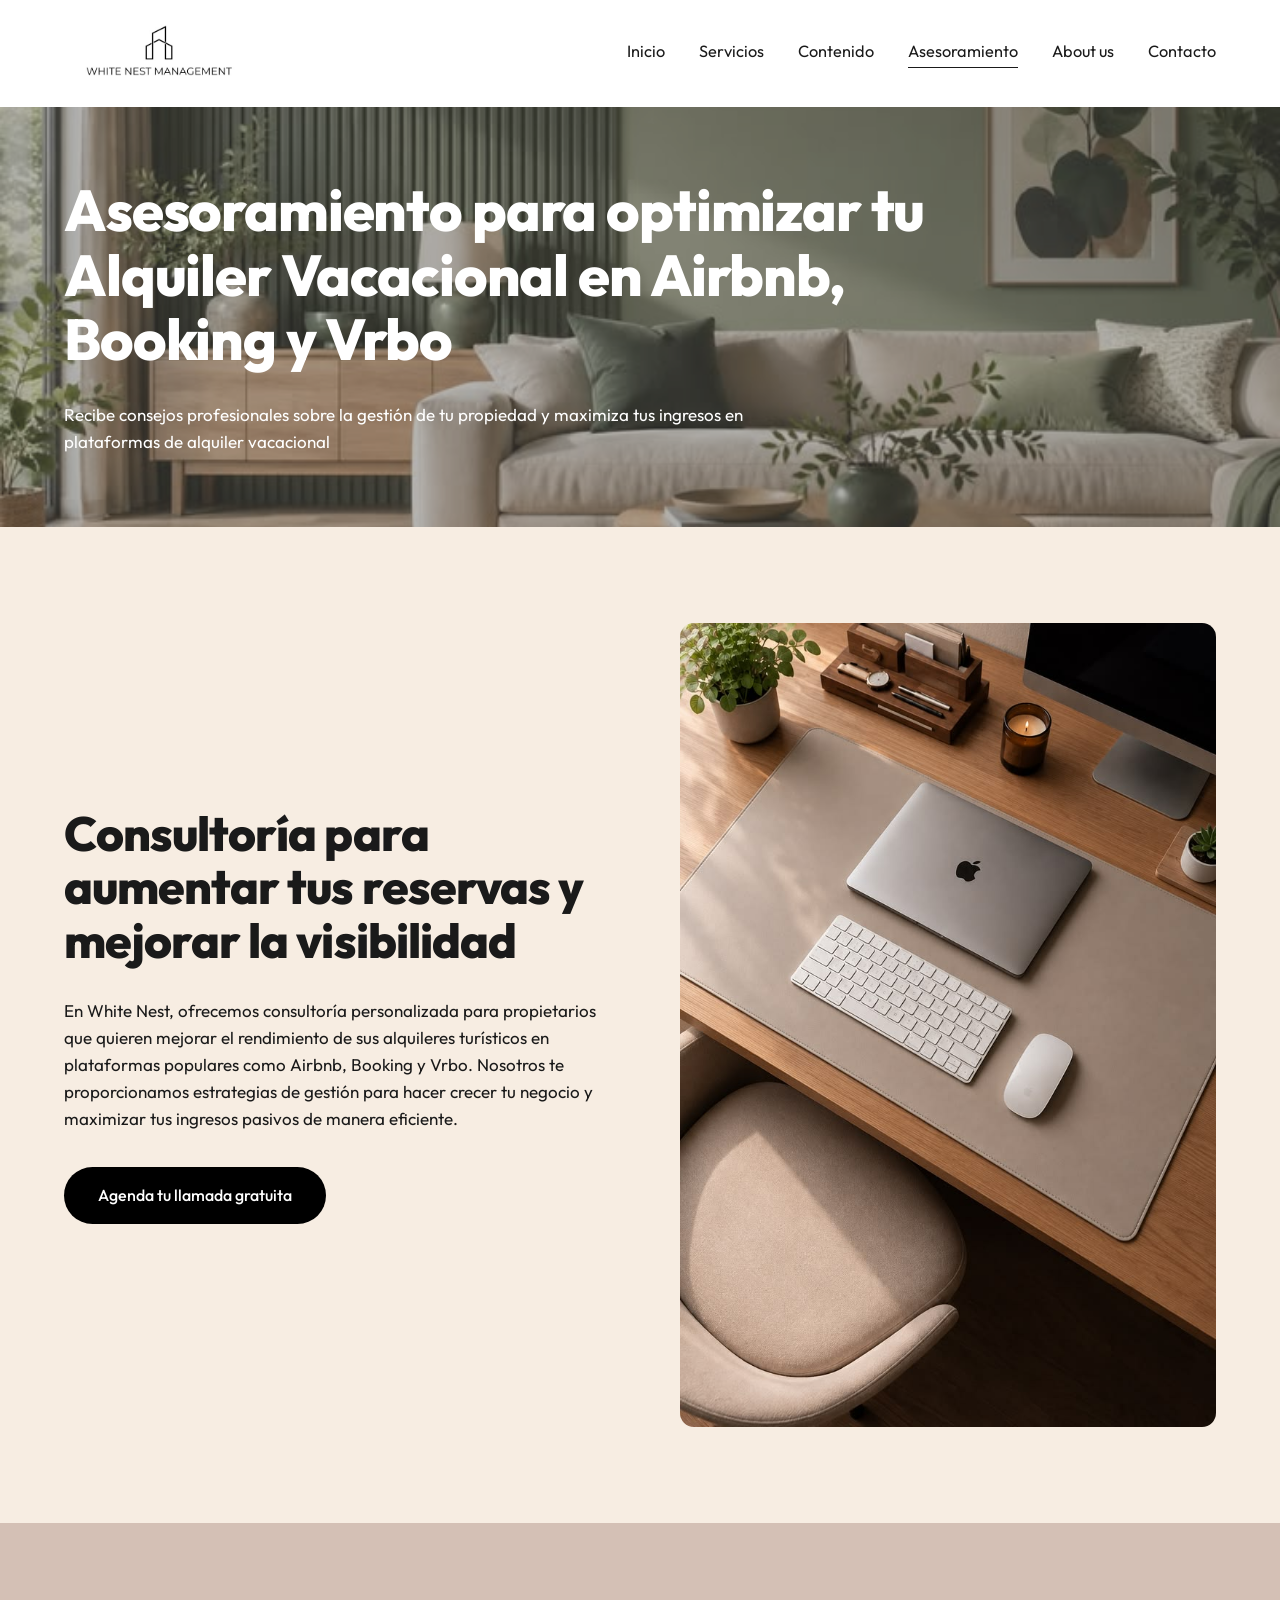
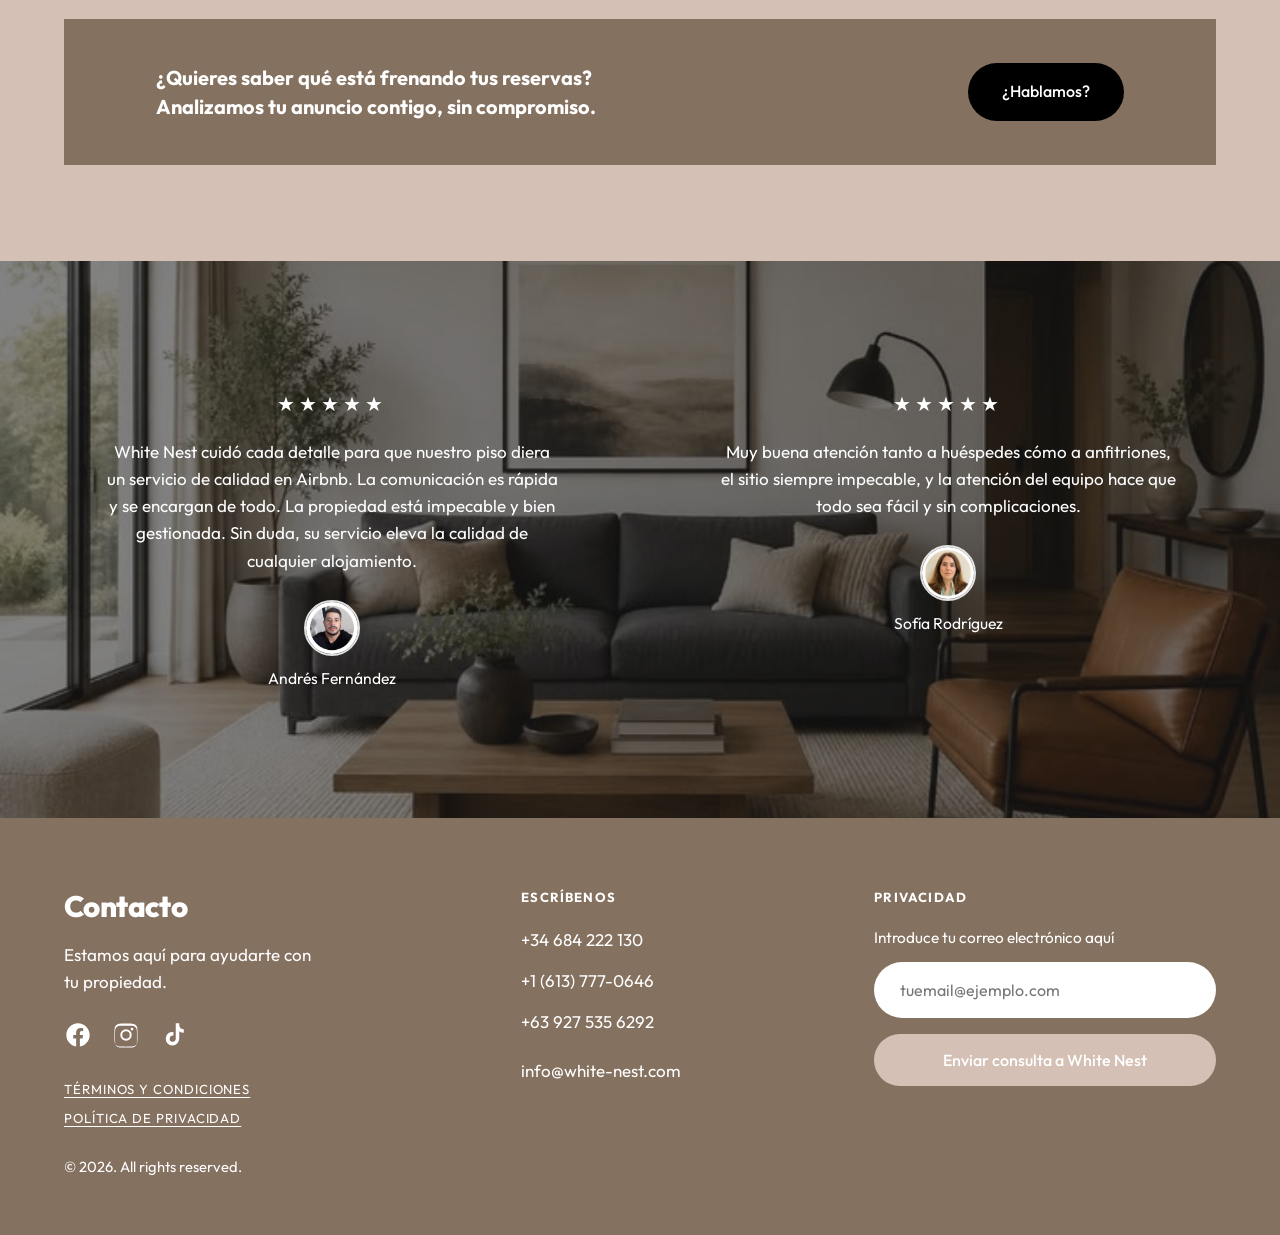
<file: asesoramiento.html>
<!DOCTYPE html>
<html lang="es">
<head>
<meta charset="utf-8">
<meta name="viewport" content="width=device-width, initial-scale=1">
<title>Asesoramiento | White Nest Management</title>
<meta name="description" content="Consultoría personalizada para propietarios que quieren aumentar sus reservas y mejorar la visibilidad de su alquiler turístico en Airbnb, Booking y Vrbo.">
<link rel="canonical" href="https://www.white-nest.com/asesoramiento.html">
<link rel="icon" href="assets/img/favicon.svg" type="image/svg+xml">
<link rel="preconnect" href="https://fonts.googleapis.com">
<link rel="preconnect" href="https://fonts.gstatic.com" crossorigin>
<link href="https://fonts.googleapis.com/css2?family=Outfit:wght@300;400;500;700;800&display=swap" rel="stylesheet">
<link rel="stylesheet" href="assets/css/style.css">
</head>
<body>

<header class="site-header">
  <div class="container site-header__inner">
    <a class="brand" href="index.html"><img src="assets/img/logo-white-nest.jpg" alt="White Nest Management" width="190" height="65"></a>
    <button class="nav-toggle" aria-expanded="false" aria-controls="nav" aria-label="Abrir menú">
      <span></span><span></span><span></span>
    </button>
    <nav class="nav" id="nav">
      <a href="index.html">Inicio</a>
      <a href="servicios.html">Servicios</a>
      <a href="contenido.html">Contenido</a>
      <a href="asesoramiento.html" aria-current="page">Asesoramiento</a>
      <a href="about.html">About us</a>
      <a href="contacto.html">Contacto</a>
    </nav>
  </div>
</header>

<main>

  <section class="page-hero" style="background-image:url('assets/img/sofa-salon.jpg');">
    <div class="container">
      <h1>Asesoramiento para optimizar tu Alquiler Vacacional en Airbnb, Booking y Vrbo</h1>
      <p>Recibe consejos profesionales sobre la gestión de tu propiedad y maximiza tus ingresos en plataformas de alquiler vacacional</p>
    </div>
  </section>

  <section class="section section--cream">
    <div class="container split">
      <div class="split__body">
        <h2>Consultoría para aumentar tus reservas y mejorar la visibilidad</h2>
        <p>En White Nest, ofrecemos consultoría personalizada para propietarios que quieren mejorar el rendimiento de sus alquileres turísticos en plataformas populares como Airbnb, Booking y Vrbo. Nosotros te proporcionamos estrategias de gestión para hacer crecer tu negocio y maximizar tus ingresos pasivos de manera eficiente.</p>
        <p style="margin-top:2em;"><a class="btn btn--black" href="contacto.html">Agenda tu llamada gratuita</a></p>
      </div>
      <div class="split__media">
        <img src="assets/img/escritorio-portatil.jpg" alt="Portátil sobre una mesa de trabajo luminosa" width="760" height="520">
      </div>
    </div>
  </section>

  <section class="section section--blush">
    <div class="container">
      <div class="cta-band" style="margin-top:0;">
        <p>¿Quieres saber qué está frenando tus reservas?<br>Analizamos tu anuncio contigo, sin compromiso.</p>
        <a class="btn btn--black" href="contacto.html">¿Hablamos?</a>
      </div>
    </div>
  </section>

</main>

<!-- ===== Testimonios ===== -->
<section class="testimonials" style="background-image:url('assets/img/sofa-oscuro.jpg');">
  <div class="container">
    <div class="testimonials__grid">
      <figure class="testimonial">
        <div class="stars" aria-label="5 sobre 5">★★★★★</div>
        <p>White Nest cuidó cada detalle para que nuestro piso diera un servicio de calidad en Airbnb. La comunicación es rápida y se encargan de todo. La propiedad está impecable y bien gestionada. Sin duda, su servicio eleva la calidad de cualquier alojamiento.</p>
        <figcaption class="quote-author">
          <img src="assets/img/testimonio-andres.jpg" alt="" width="56" height="56">
          <span>Andrés Fernández</span>
        </figcaption>
      </figure>
      <figure class="testimonial">
        <div class="stars" aria-label="5 sobre 5">★★★★★</div>
        <p>Muy buena atención tanto a huéspedes cómo a anfitriones, el sitio siempre impecable, y la atención del equipo hace que todo sea fácil y sin complicaciones.</p>
        <figcaption class="quote-author">
          <img src="assets/img/testimonio-sofia.jpg" alt="" width="56" height="56">
          <span>Sofía Rodríguez</span>
        </figcaption>
      </figure>
    </div>
  </div>
</section>

<footer class="site-footer">
  <div class="container site-footer__grid">
    <div>
      <h2>Contacto</h2>
      <p>Estamos aquí para ayudarte con tu propiedad.</p>
      <div class="socials">
        <a href="https://www.facebook.com/" target="_blank" rel="noopener" aria-label="Facebook">
          <svg viewBox="0 0 24 24"><path d="M12 2C6.5 2 2 6.5 2 12c0 5 3.7 9.1 8.4 9.9v-7H7.9V12h2.5V9.8c0-2.5 1.5-3.9 3.8-3.9 1.1 0 2.2.2 2.2.2v2.4h-1.2c-1.2 0-1.6.8-1.6 1.6V12h2.7l-.4 2.9h-2.3v7C18.3 21.1 22 17 22 12c0-5.5-4.5-10-10-10z"/></svg>
        </a>
        <a href="https://www.instagram.com/" target="_blank" rel="noopener" aria-label="Instagram">
          <svg viewBox="0 0 24 24"><path d="M12 2.2c3.2 0 3.6 0 4.9.1 1.2.1 1.8.2 2.2.4.6.2 1 .5 1.4.9.4.4.7.8.9 1.4.2.4.4 1 .4 2.2.1 1.3.1 1.7.1 4.9s0 3.6-.1 4.9c-.1 1.2-.2 1.8-.4 2.2-.2.6-.5 1-.9 1.4-.4.4-.8.7-1.4.9-.4.2-1 .4-2.2.4-1.3.1-1.7.1-4.9.1s-3.6 0-4.9-.1c-1.2-.1-1.8-.2-2.2-.4-.6-.2-1-.5-1.4-.9-.4-.4-.7-.8-.9-1.4-.2-.4-.4-1-.4-2.2-.1-1.3-.1-1.7-.1-4.9s0-3.6.1-4.9c.1-1.2.2-1.8.4-2.2.2-.6.5-1 .9-1.4.4-.4.8-.7 1.4-.9.4-.2 1-.4 2.2-.4 1.3-.1 1.7-.1 4.9-.1zm0 1.8c-3.1 0-3.5 0-4.8.1-1.1 0-1.7.2-2.1.4-.5.2-.9.4-1.2.8-.4.3-.6.7-.8 1.2-.2.4-.3 1-.4 2.1-.1 1.3-.1 1.7-.1 4.8s0 3.5.1 4.8c0 1.1.2 1.7.4 2.1.2.5.4.9.8 1.2.3.4.7.6 1.2.8.4.2 1 .3 2.1.4 1.3.1 1.7.1 4.8.1s3.5 0 4.8-.1c1.1 0 1.7-.2 2.1-.4.5-.2.9-.4 1.2-.8.4-.3.6-.7.8-1.2.2-.4.3-1 .4-2.1.1-1.3.1-1.7.1-4.8s0-3.5-.1-4.8c0-1.1-.2-1.7-.4-2.1-.2-.5-.4-.9-.8-1.2-.3-.4-.7-.6-1.2-.8-.4-.2-1-.3-2.1-.4-1.3-.1-1.7-.1-4.8-.1zm0 3.1a4.9 4.9 0 1 1 0 9.8 4.9 4.9 0 0 1 0-9.8zm0 8.1a3.2 3.2 0 1 0 0-6.4 3.2 3.2 0 0 0 0 6.4zm6.3-8.3a1.15 1.15 0 1 1-2.3 0 1.15 1.15 0 0 1 2.3 0z"/></svg>
        </a>
        <a href="https://www.tiktok.com/" target="_blank" rel="noopener" aria-label="TikTok">
          <svg viewBox="0 0 24 24"><path d="M16.5 2h-3v13.1a2.6 2.6 0 1 1-2-2.5V9.4a5.8 5.8 0 1 0 5 5.7V8.8a6.6 6.6 0 0 0 3.9 1.3v-3a3.7 3.7 0 0 1-3.9-3.6V2z"/></svg>
        </a>
      </div>
      <div class="legal-links">
        <a href="terminos.html">Términos y condiciones</a>
        <a href="privacidad.html">Política de privacidad</a>
      </div>
      <p class="copyright">© <span data-year>2025</span>. All rights reserved.</p>
    </div>

    <div class="footer-contact">
      <h3>Escríbenos</h3>
      <a href="tel:+34684222130">+34 684 222 130</a>
      <a href="tel:+16137770646">+1 (613) 777-0646</a>
      <a href="tel:+639275356292">+63 927 535 6292</a>
      <a href="mailto:info@white-nest.com" style="margin-top:22px;">info@white-nest.com</a>
    </div>

    <div class="newsletter">
      <h3>Privacidad</h3>
      <form action="mailto:info@white-nest.com" method="post" enctype="text/plain">
        <label for="footer-email">Introduce tu correo electrónico aquí</label>
        <input id="footer-email" type="email" name="email" placeholder="tuemail@ejemplo.com" required>
        <button class="btn btn--blush" type="submit">Enviar consulta a White Nest</button>
      </form>
    </div>
  </div>
</footer>

<script src="assets/js/main.js" defer></script>
</body>
</html>
</file>
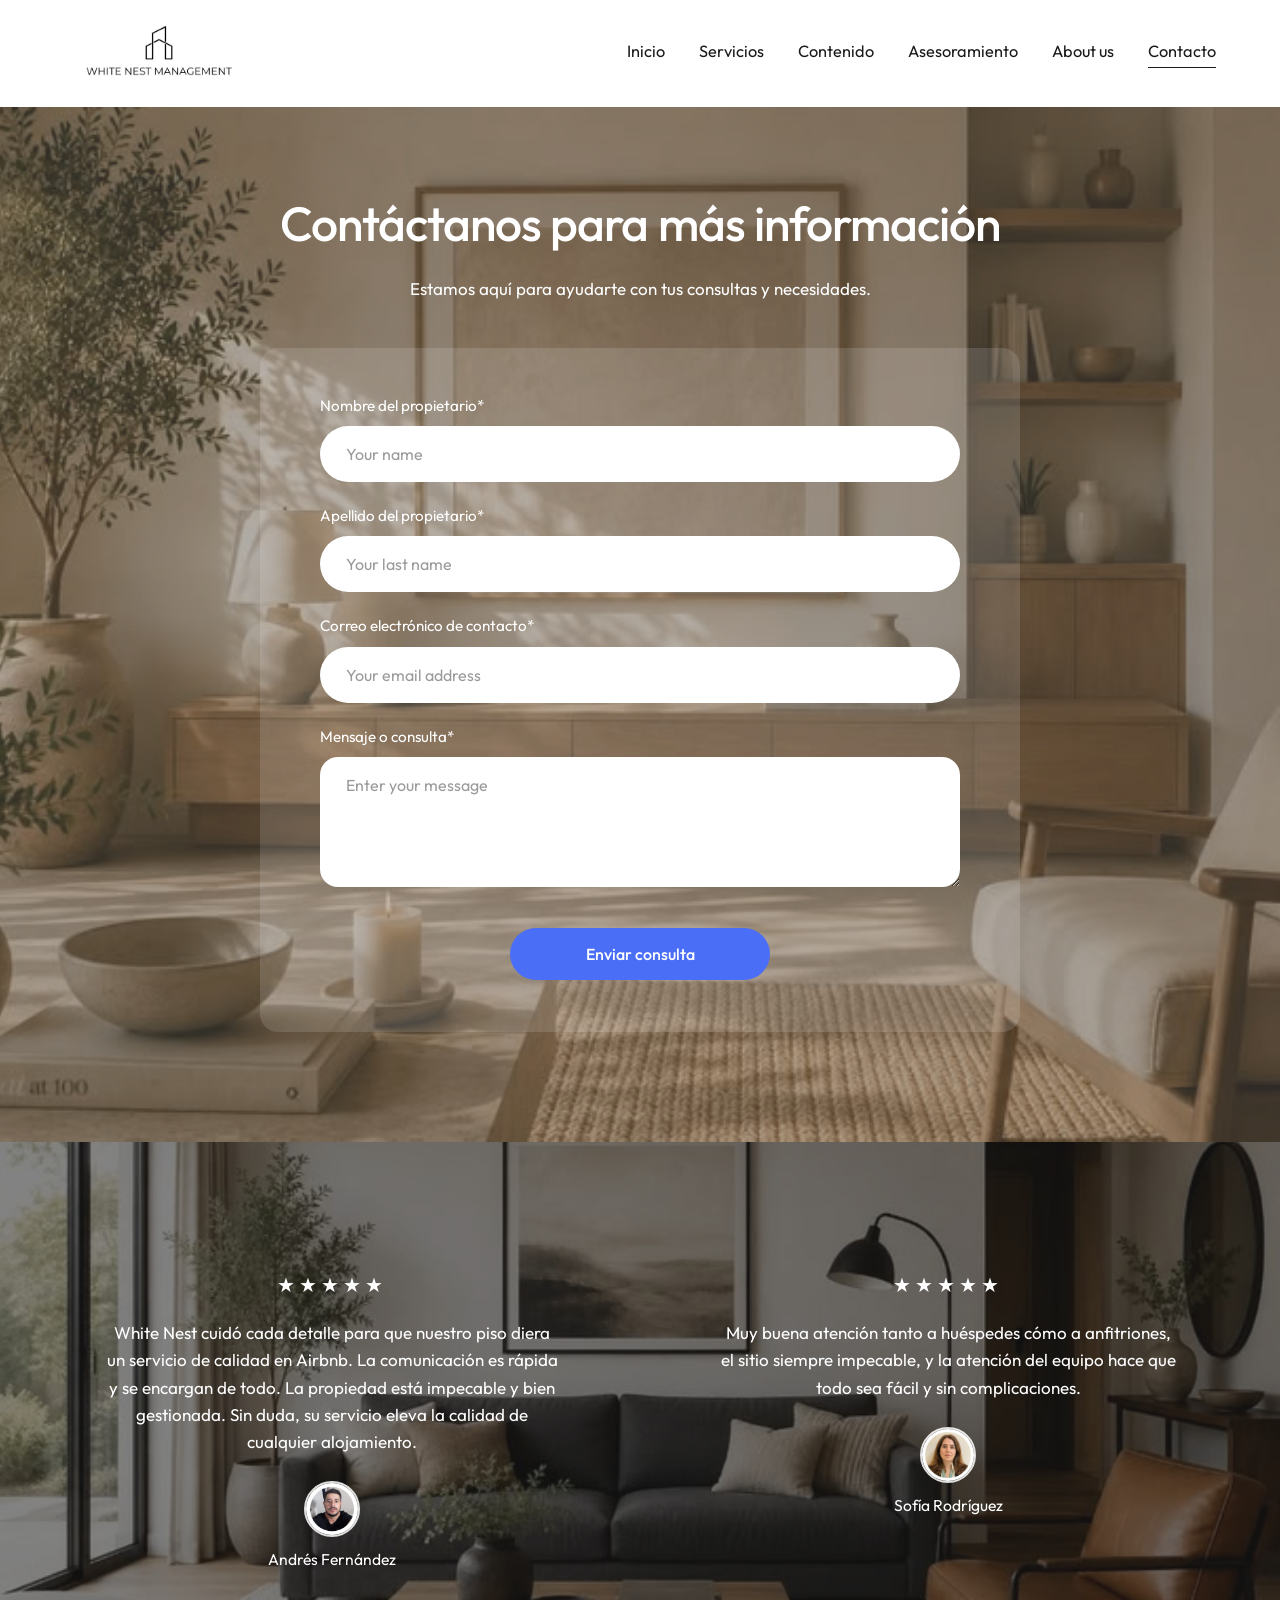
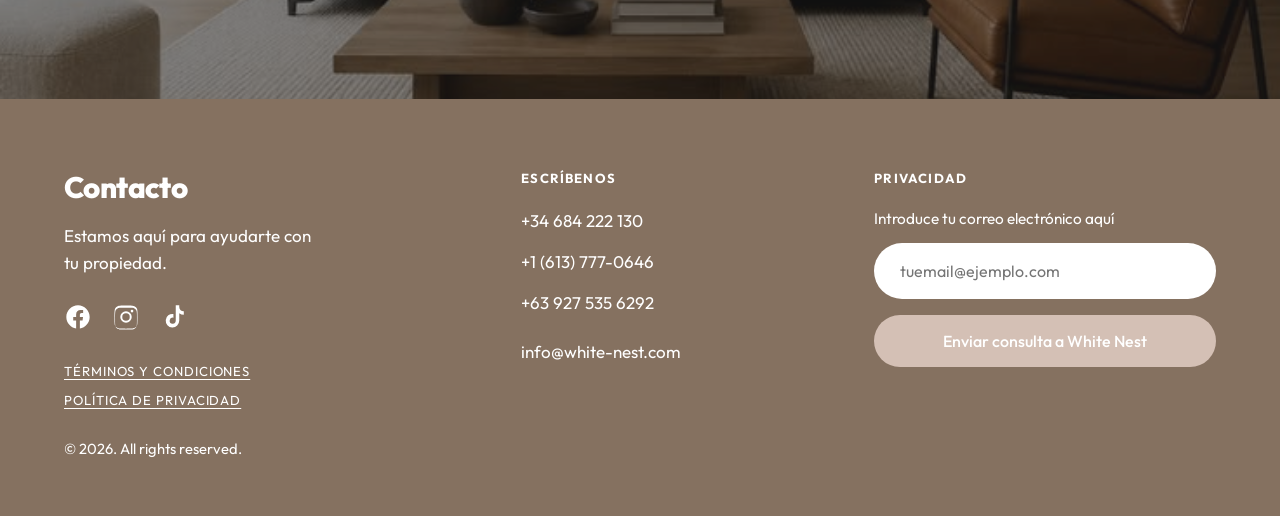
<file: contacto.html>
<!DOCTYPE html>
<html lang="es">
<head>
<meta charset="utf-8">
<meta name="viewport" content="width=device-width, initial-scale=1">
<title>Contacto | White Nest Management</title>
<meta name="description" content="Contacta con White Nest Management. Estamos aquí para ayudarte con tus consultas y con la gestión de tu alquiler vacacional.">
<link rel="canonical" href="https://www.white-nest.com/contacto.html">
<link rel="icon" href="assets/img/favicon.svg" type="image/svg+xml">
<link rel="preconnect" href="https://fonts.googleapis.com">
<link rel="preconnect" href="https://fonts.gstatic.com" crossorigin>
<link href="https://fonts.googleapis.com/css2?family=Outfit:wght@300;400;500;700;800&display=swap" rel="stylesheet">
<link rel="stylesheet" href="assets/css/style.css">
</head>
<body>

<header class="site-header">
  <div class="container site-header__inner">
    <a class="brand" href="index.html"><img src="assets/img/logo-white-nest.jpg" alt="White Nest Management" width="190" height="65"></a>
    <button class="nav-toggle" aria-expanded="false" aria-controls="nav" aria-label="Abrir menú">
      <span></span><span></span><span></span>
    </button>
    <nav class="nav" id="nav">
      <a href="index.html">Inicio</a>
      <a href="servicios.html">Servicios</a>
      <a href="contenido.html">Contenido</a>
      <a href="asesoramiento.html">Asesoramiento</a>
      <a href="about.html">About us</a>
      <a href="contacto.html" aria-current="page">Contacto</a>
    </nav>
  </div>
</header>

<main>

  <section class="contact-section" style="background-image:url('assets/img/planta-salon.jpg');">
    <div class="container">
      <div class="section-head" style="margin-bottom:0;">
        <h2>Contáctanos para más información</h2>
        <p>Estamos aquí para ayudarte con tus consultas y necesidades.</p>
      </div>

      <!--
        El formulario abre el cliente de correo del visitante con los datos rellenados.
        Si más adelante quieres recibir los envíos directamente en tu bandeja sin que se
        abra el gestor de correo, sustituye action/method por un servicio como Formspree:
          <form action="https://formspree.io/f/TU_ID" method="POST">
        y elimina el atributo enctype.
      -->
      <form class="form-card" action="mailto:info@white-nest.com" method="post" enctype="text/plain">
        <div class="field">
          <label for="nombre">Nombre del propietario*</label>
          <input id="nombre" name="Nombre" type="text" placeholder="Your name" required>
        </div>
        <div class="field">
          <label for="apellido">Apellido del propietario*</label>
          <input id="apellido" name="Apellido" type="text" placeholder="Your last name" required>
        </div>
        <div class="field">
          <label for="email">Correo electrónico de contacto*</label>
          <input id="email" name="Email" type="email" placeholder="Your email address" required>
        </div>
        <div class="field">
          <label for="mensaje">Mensaje o consulta*</label>
          <textarea id="mensaje" name="Mensaje" placeholder="Enter your message" required></textarea>
        </div>
        <button class="btn btn--blue" type="submit">Enviar consulta</button>
      </form>
    </div>
  </section>

</main>

<!-- ===== Testimonios ===== -->
<section class="testimonials" style="background-image:url('assets/img/sofa-oscuro.jpg');">
  <div class="container">
    <div class="testimonials__grid">
      <figure class="testimonial">
        <div class="stars" aria-label="5 sobre 5">★★★★★</div>
        <p>White Nest cuidó cada detalle para que nuestro piso diera un servicio de calidad en Airbnb. La comunicación es rápida y se encargan de todo. La propiedad está impecable y bien gestionada. Sin duda, su servicio eleva la calidad de cualquier alojamiento.</p>
        <figcaption class="quote-author">
          <img src="assets/img/testimonio-andres.jpg" alt="" width="56" height="56">
          <span>Andrés Fernández</span>
        </figcaption>
      </figure>
      <figure class="testimonial">
        <div class="stars" aria-label="5 sobre 5">★★★★★</div>
        <p>Muy buena atención tanto a huéspedes cómo a anfitriones, el sitio siempre impecable, y la atención del equipo hace que todo sea fácil y sin complicaciones.</p>
        <figcaption class="quote-author">
          <img src="assets/img/testimonio-sofia.jpg" alt="" width="56" height="56">
          <span>Sofía Rodríguez</span>
        </figcaption>
      </figure>
    </div>
  </div>
</section>

<footer class="site-footer">
  <div class="container site-footer__grid">
    <div>
      <h2>Contacto</h2>
      <p>Estamos aquí para ayudarte con tu propiedad.</p>
      <div class="socials">
        <a href="https://www.facebook.com/" target="_blank" rel="noopener" aria-label="Facebook">
          <svg viewBox="0 0 24 24"><path d="M12 2C6.5 2 2 6.5 2 12c0 5 3.7 9.1 8.4 9.9v-7H7.9V12h2.5V9.8c0-2.5 1.5-3.9 3.8-3.9 1.1 0 2.2.2 2.2.2v2.4h-1.2c-1.2 0-1.6.8-1.6 1.6V12h2.7l-.4 2.9h-2.3v7C18.3 21.1 22 17 22 12c0-5.5-4.5-10-10-10z"/></svg>
        </a>
        <a href="https://www.instagram.com/" target="_blank" rel="noopener" aria-label="Instagram">
          <svg viewBox="0 0 24 24"><path d="M12 2.2c3.2 0 3.6 0 4.9.1 1.2.1 1.8.2 2.2.4.6.2 1 .5 1.4.9.4.4.7.8.9 1.4.2.4.4 1 .4 2.2.1 1.3.1 1.7.1 4.9s0 3.6-.1 4.9c-.1 1.2-.2 1.8-.4 2.2-.2.6-.5 1-.9 1.4-.4.4-.8.7-1.4.9-.4.2-1 .4-2.2.4-1.3.1-1.7.1-4.9.1s-3.6 0-4.9-.1c-1.2-.1-1.8-.2-2.2-.4-.6-.2-1-.5-1.4-.9-.4-.4-.7-.8-.9-1.4-.2-.4-.4-1-.4-2.2-.1-1.3-.1-1.7-.1-4.9s0-3.6.1-4.9c.1-1.2.2-1.8.4-2.2.2-.6.5-1 .9-1.4.4-.4.8-.7 1.4-.9.4-.2 1-.4 2.2-.4 1.3-.1 1.7-.1 4.9-.1zm0 1.8c-3.1 0-3.5 0-4.8.1-1.1 0-1.7.2-2.1.4-.5.2-.9.4-1.2.8-.4.3-.6.7-.8 1.2-.2.4-.3 1-.4 2.1-.1 1.3-.1 1.7-.1 4.8s0 3.5.1 4.8c0 1.1.2 1.7.4 2.1.2.5.4.9.8 1.2.3.4.7.6 1.2.8.4.2 1 .3 2.1.4 1.3.1 1.7.1 4.8.1s3.5 0 4.8-.1c1.1 0 1.7-.2 2.1-.4.5-.2.9-.4 1.2-.8.4-.3.6-.7.8-1.2.2-.4.3-1 .4-2.1.1-1.3.1-1.7.1-4.8s0-3.5-.1-4.8c0-1.1-.2-1.7-.4-2.1-.2-.5-.4-.9-.8-1.2-.3-.4-.7-.6-1.2-.8-.4-.2-1-.3-2.1-.4-1.3-.1-1.7-.1-4.8-.1zm0 3.1a4.9 4.9 0 1 1 0 9.8 4.9 4.9 0 0 1 0-9.8zm0 8.1a3.2 3.2 0 1 0 0-6.4 3.2 3.2 0 0 0 0 6.4zm6.3-8.3a1.15 1.15 0 1 1-2.3 0 1.15 1.15 0 0 1 2.3 0z"/></svg>
        </a>
        <a href="https://www.tiktok.com/" target="_blank" rel="noopener" aria-label="TikTok">
          <svg viewBox="0 0 24 24"><path d="M16.5 2h-3v13.1a2.6 2.6 0 1 1-2-2.5V9.4a5.8 5.8 0 1 0 5 5.7V8.8a6.6 6.6 0 0 0 3.9 1.3v-3a3.7 3.7 0 0 1-3.9-3.6V2z"/></svg>
        </a>
      </div>
      <div class="legal-links">
        <a href="terminos.html">Términos y condiciones</a>
        <a href="privacidad.html">Política de privacidad</a>
      </div>
      <p class="copyright">© <span data-year>2025</span>. All rights reserved.</p>
    </div>

    <div class="footer-contact">
      <h3>Escríbenos</h3>
      <a href="tel:+34684222130">+34 684 222 130</a>
      <a href="tel:+16137770646">+1 (613) 777-0646</a>
      <a href="tel:+639275356292">+63 927 535 6292</a>
      <a href="mailto:info@white-nest.com" style="margin-top:22px;">info@white-nest.com</a>
    </div>

    <div class="newsletter">
      <h3>Privacidad</h3>
      <form action="mailto:info@white-nest.com" method="post" enctype="text/plain">
        <label for="footer-email">Introduce tu correo electrónico aquí</label>
        <input id="footer-email" type="email" name="email" placeholder="tuemail@ejemplo.com" required>
        <button class="btn btn--blush" type="submit">Enviar consulta a White Nest</button>
      </form>
    </div>
  </div>
</footer>

<script src="assets/js/main.js" defer></script>
</body>
</html>
</file>
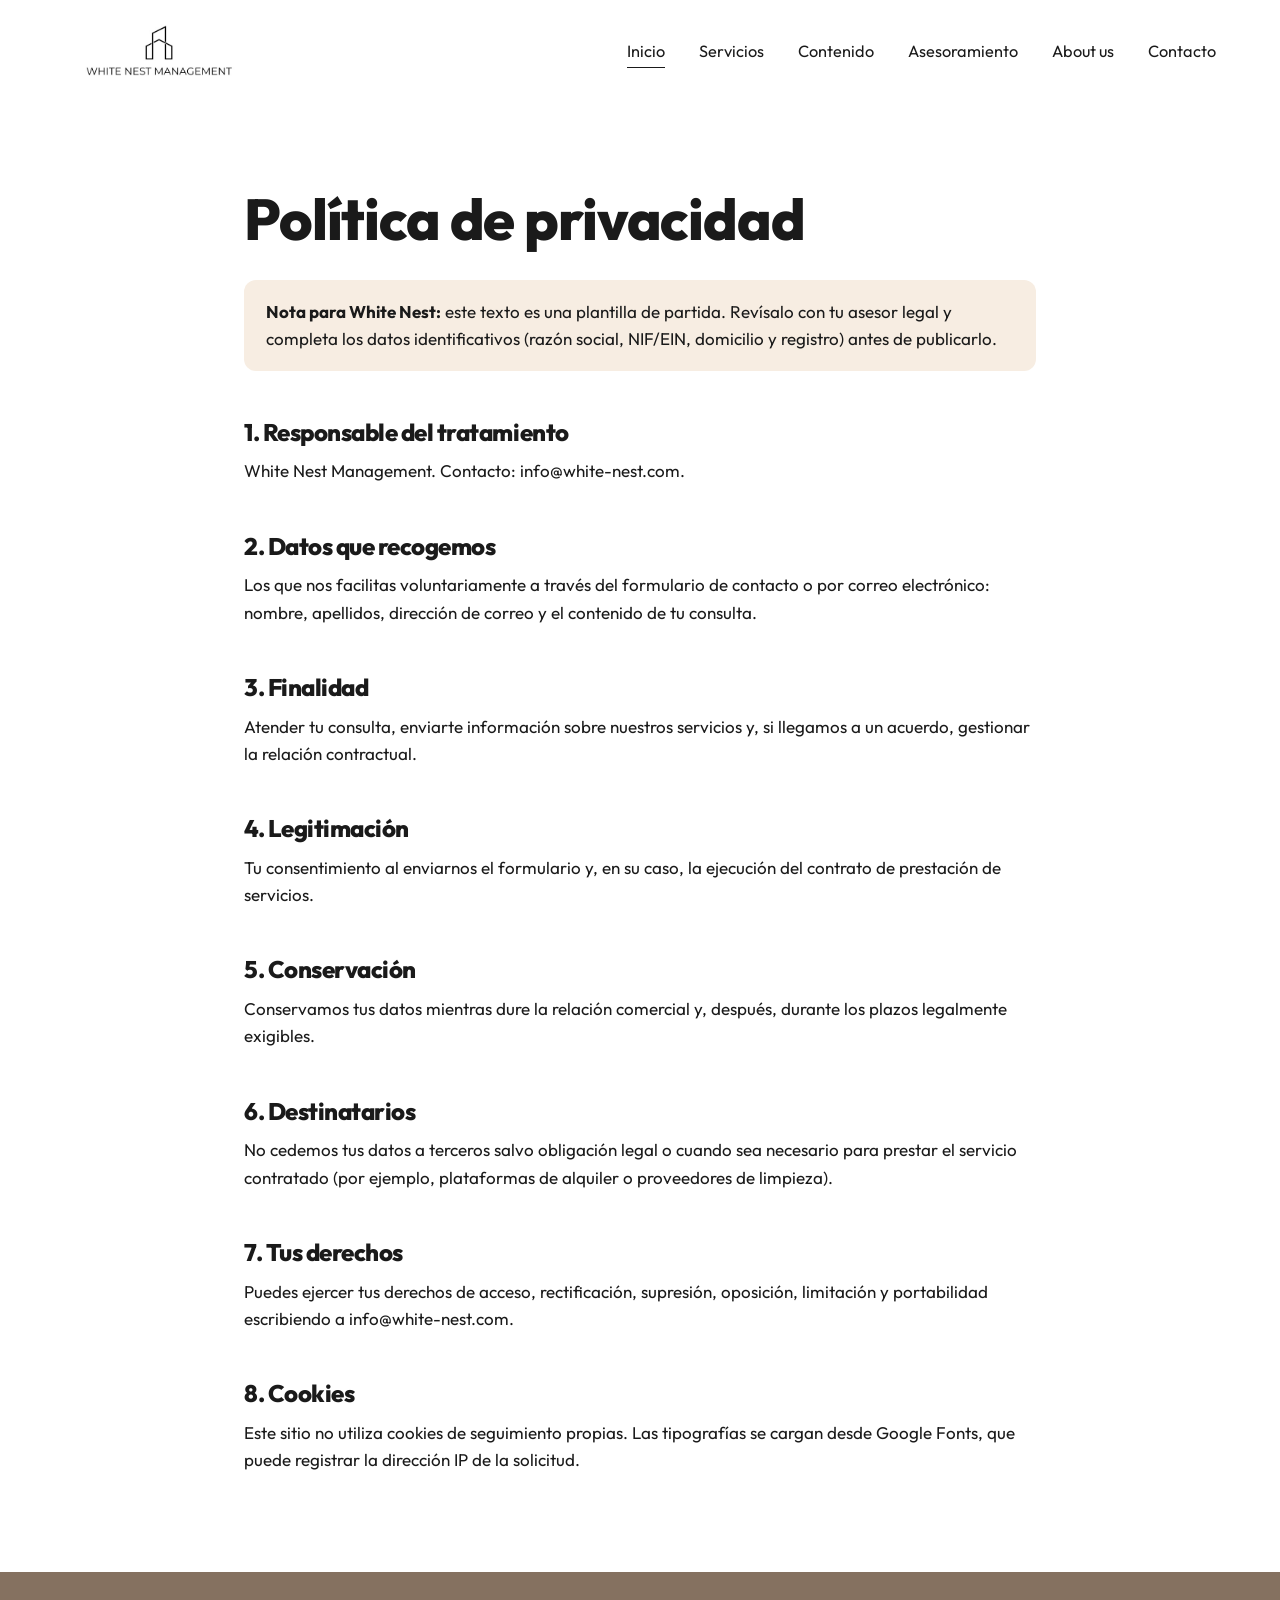
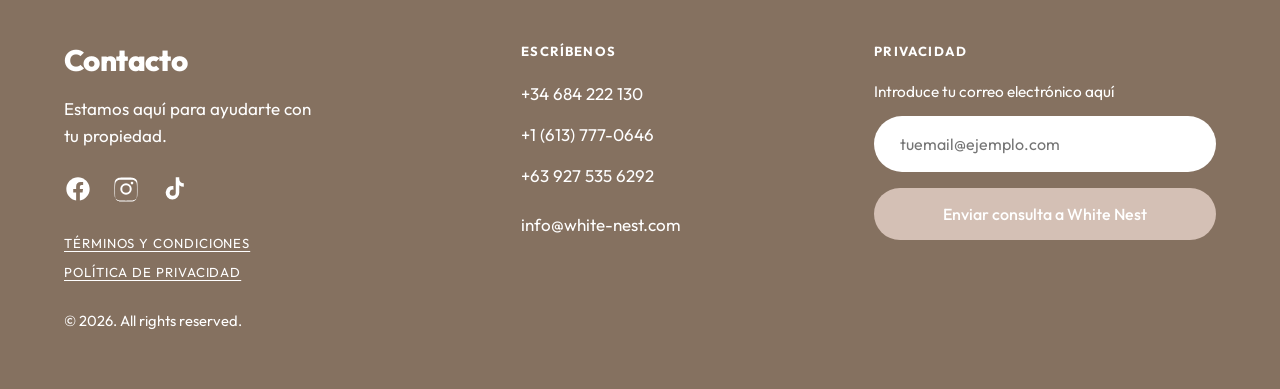
<file: privacidad.html>
<!DOCTYPE html>
<html lang="es">
<head>
<meta charset="utf-8">
<meta name="viewport" content="width=device-width, initial-scale=1">
<title>Política de privacidad | White Nest Management</title>
<meta name="description" content="Cómo tratamos los datos personales que nos facilitas a través de este sitio web.">
<meta name="robots" content="index, follow">
<link rel="icon" href="assets/img/favicon.svg" type="image/svg+xml">
<link rel="preconnect" href="https://fonts.googleapis.com">
<link rel="preconnect" href="https://fonts.gstatic.com" crossorigin>
<link href="https://fonts.googleapis.com/css2?family=Outfit:wght@300;400;500;700;800&display=swap" rel="stylesheet">
<link rel="stylesheet" href="assets/css/style.css">
</head>
<body>

<header class="site-header">
  <div class="container site-header__inner">
    <a class="brand" href="index.html"><img src="assets/img/logo-white-nest.jpg" alt="White Nest Management" width="190" height="65"></a>
    <button class="nav-toggle" aria-expanded="false" aria-controls="nav" aria-label="Abrir menú">
      <span></span><span></span><span></span>
    </button>
    <nav class="nav" id="nav">
      <a href="index.html" aria-current="page">Inicio</a>
      <a href="servicios.html">Servicios</a>
      <a href="contenido.html">Contenido</a>
      <a href="asesoramiento.html">Asesoramiento</a>
      <a href="about.html">About us</a>
      <a href="contacto.html">Contacto</a>
    </nav>
  </div>
</header>

<main>
  <section class="legal-page">
    <div class="container">
      <h1>Política de privacidad</h1>
      <p style="background:var(--cream);padding:18px 22px;border-radius:12px;">
  <strong>Nota para White Nest:</strong> este texto es una plantilla de partida. Revísalo con tu
  asesor legal y completa los datos identificativos (razón social, NIF/EIN, domicilio y
  registro) antes de publicarlo.
</p>
      <h2>1. Responsable del tratamiento</h2>
      <p>White Nest Management. Contacto: <a href="mailto:info@white-nest.com">info@white-nest.com</a>.</p>
      <h2>2. Datos que recogemos</h2>
      <p>Los que nos facilitas voluntariamente a través del formulario de contacto o por correo
      electrónico: nombre, apellidos, dirección de correo y el contenido de tu consulta.</p>
      <h2>3. Finalidad</h2>
      <p>Atender tu consulta, enviarte información sobre nuestros servicios y, si llegamos a un
      acuerdo, gestionar la relación contractual.</p>
      <h2>4. Legitimación</h2>
      <p>Tu consentimiento al enviarnos el formulario y, en su caso, la ejecución del contrato de
      prestación de servicios.</p>
      <h2>5. Conservación</h2>
      <p>Conservamos tus datos mientras dure la relación comercial y, después, durante los plazos
      legalmente exigibles.</p>
      <h2>6. Destinatarios</h2>
      <p>No cedemos tus datos a terceros salvo obligación legal o cuando sea necesario para prestar
      el servicio contratado (por ejemplo, plataformas de alquiler o proveedores de limpieza).</p>
      <h2>7. Tus derechos</h2>
      <p>Puedes ejercer tus derechos de acceso, rectificación, supresión, oposición, limitación y
      portabilidad escribiendo a <a href="mailto:info@white-nest.com">info@white-nest.com</a>.</p>
      <h2>8. Cookies</h2>
      <p>Este sitio no utiliza cookies de seguimiento propias. Las tipografías se cargan desde
      Google Fonts, que puede registrar la dirección IP de la solicitud.</p>
    </div>
  </section>
</main>

<footer class="site-footer">
  <div class="container site-footer__grid">
    <div>
      <h2>Contacto</h2>
      <p>Estamos aquí para ayudarte con tu propiedad.</p>
      <div class="socials">
        <a href="https://www.facebook.com/" target="_blank" rel="noopener" aria-label="Facebook">
          <svg viewBox="0 0 24 24"><path d="M12 2C6.5 2 2 6.5 2 12c0 5 3.7 9.1 8.4 9.9v-7H7.9V12h2.5V9.8c0-2.5 1.5-3.9 3.8-3.9 1.1 0 2.2.2 2.2.2v2.4h-1.2c-1.2 0-1.6.8-1.6 1.6V12h2.7l-.4 2.9h-2.3v7C18.3 21.1 22 17 22 12c0-5.5-4.5-10-10-10z"/></svg>
        </a>
        <a href="https://www.instagram.com/" target="_blank" rel="noopener" aria-label="Instagram">
          <svg viewBox="0 0 24 24"><path d="M12 2.2c3.2 0 3.6 0 4.9.1 1.2.1 1.8.2 2.2.4.6.2 1 .5 1.4.9.4.4.7.8.9 1.4.2.4.4 1 .4 2.2.1 1.3.1 1.7.1 4.9s0 3.6-.1 4.9c-.1 1.2-.2 1.8-.4 2.2-.2.6-.5 1-.9 1.4-.4.4-.8.7-1.4.9-.4.2-1 .4-2.2.4-1.3.1-1.7.1-4.9.1s-3.6 0-4.9-.1c-1.2-.1-1.8-.2-2.2-.4-.6-.2-1-.5-1.4-.9-.4-.4-.7-.8-.9-1.4-.2-.4-.4-1-.4-2.2-.1-1.3-.1-1.7-.1-4.9s0-3.6.1-4.9c.1-1.2.2-1.8.4-2.2.2-.6.5-1 .9-1.4.4-.4.8-.7 1.4-.9.4-.2 1-.4 2.2-.4 1.3-.1 1.7-.1 4.9-.1zm0 1.8c-3.1 0-3.5 0-4.8.1-1.1 0-1.7.2-2.1.4-.5.2-.9.4-1.2.8-.4.3-.6.7-.8 1.2-.2.4-.3 1-.4 2.1-.1 1.3-.1 1.7-.1 4.8s0 3.5.1 4.8c0 1.1.2 1.7.4 2.1.2.5.4.9.8 1.2.3.4.7.6 1.2.8.4.2 1 .3 2.1.4 1.3.1 1.7.1 4.8.1s3.5 0 4.8-.1c1.1 0 1.7-.2 2.1-.4.5-.2.9-.4 1.2-.8.4-.3.6-.7.8-1.2.2-.4.3-1 .4-2.1.1-1.3.1-1.7.1-4.8s0-3.5-.1-4.8c0-1.1-.2-1.7-.4-2.1-.2-.5-.4-.9-.8-1.2-.3-.4-.7-.6-1.2-.8-.4-.2-1-.3-2.1-.4-1.3-.1-1.7-.1-4.8-.1zm0 3.1a4.9 4.9 0 1 1 0 9.8 4.9 4.9 0 0 1 0-9.8zm0 8.1a3.2 3.2 0 1 0 0-6.4 3.2 3.2 0 0 0 0 6.4zm6.3-8.3a1.15 1.15 0 1 1-2.3 0 1.15 1.15 0 0 1 2.3 0z"/></svg>
        </a>
        <a href="https://www.tiktok.com/" target="_blank" rel="noopener" aria-label="TikTok">
          <svg viewBox="0 0 24 24"><path d="M16.5 2h-3v13.1a2.6 2.6 0 1 1-2-2.5V9.4a5.8 5.8 0 1 0 5 5.7V8.8a6.6 6.6 0 0 0 3.9 1.3v-3a3.7 3.7 0 0 1-3.9-3.6V2z"/></svg>
        </a>
      </div>
      <div class="legal-links">
        <a href="terminos.html">Términos y condiciones</a>
        <a href="privacidad.html">Política de privacidad</a>
      </div>
      <p class="copyright">© <span data-year>2025</span>. All rights reserved.</p>
    </div>

    <div class="footer-contact">
      <h3>Escríbenos</h3>
      <a href="tel:+34684222130">+34 684 222 130</a>
      <a href="tel:+16137770646">+1 (613) 777-0646</a>
      <a href="tel:+639275356292">+63 927 535 6292</a>
      <a href="mailto:info@white-nest.com" style="margin-top:22px;">info@white-nest.com</a>
    </div>

    <div class="newsletter">
      <h3>Privacidad</h3>
      <form action="mailto:info@white-nest.com" method="post" enctype="text/plain">
        <label for="footer-email">Introduce tu correo electrónico aquí</label>
        <input id="footer-email" type="email" name="email" placeholder="tuemail@ejemplo.com" required>
        <button class="btn btn--blush" type="submit">Enviar consulta a White Nest</button>
      </form>
    </div>
  </div>
</footer>

<script src="assets/js/main.js" defer></script>
</body>
</html>
</file>
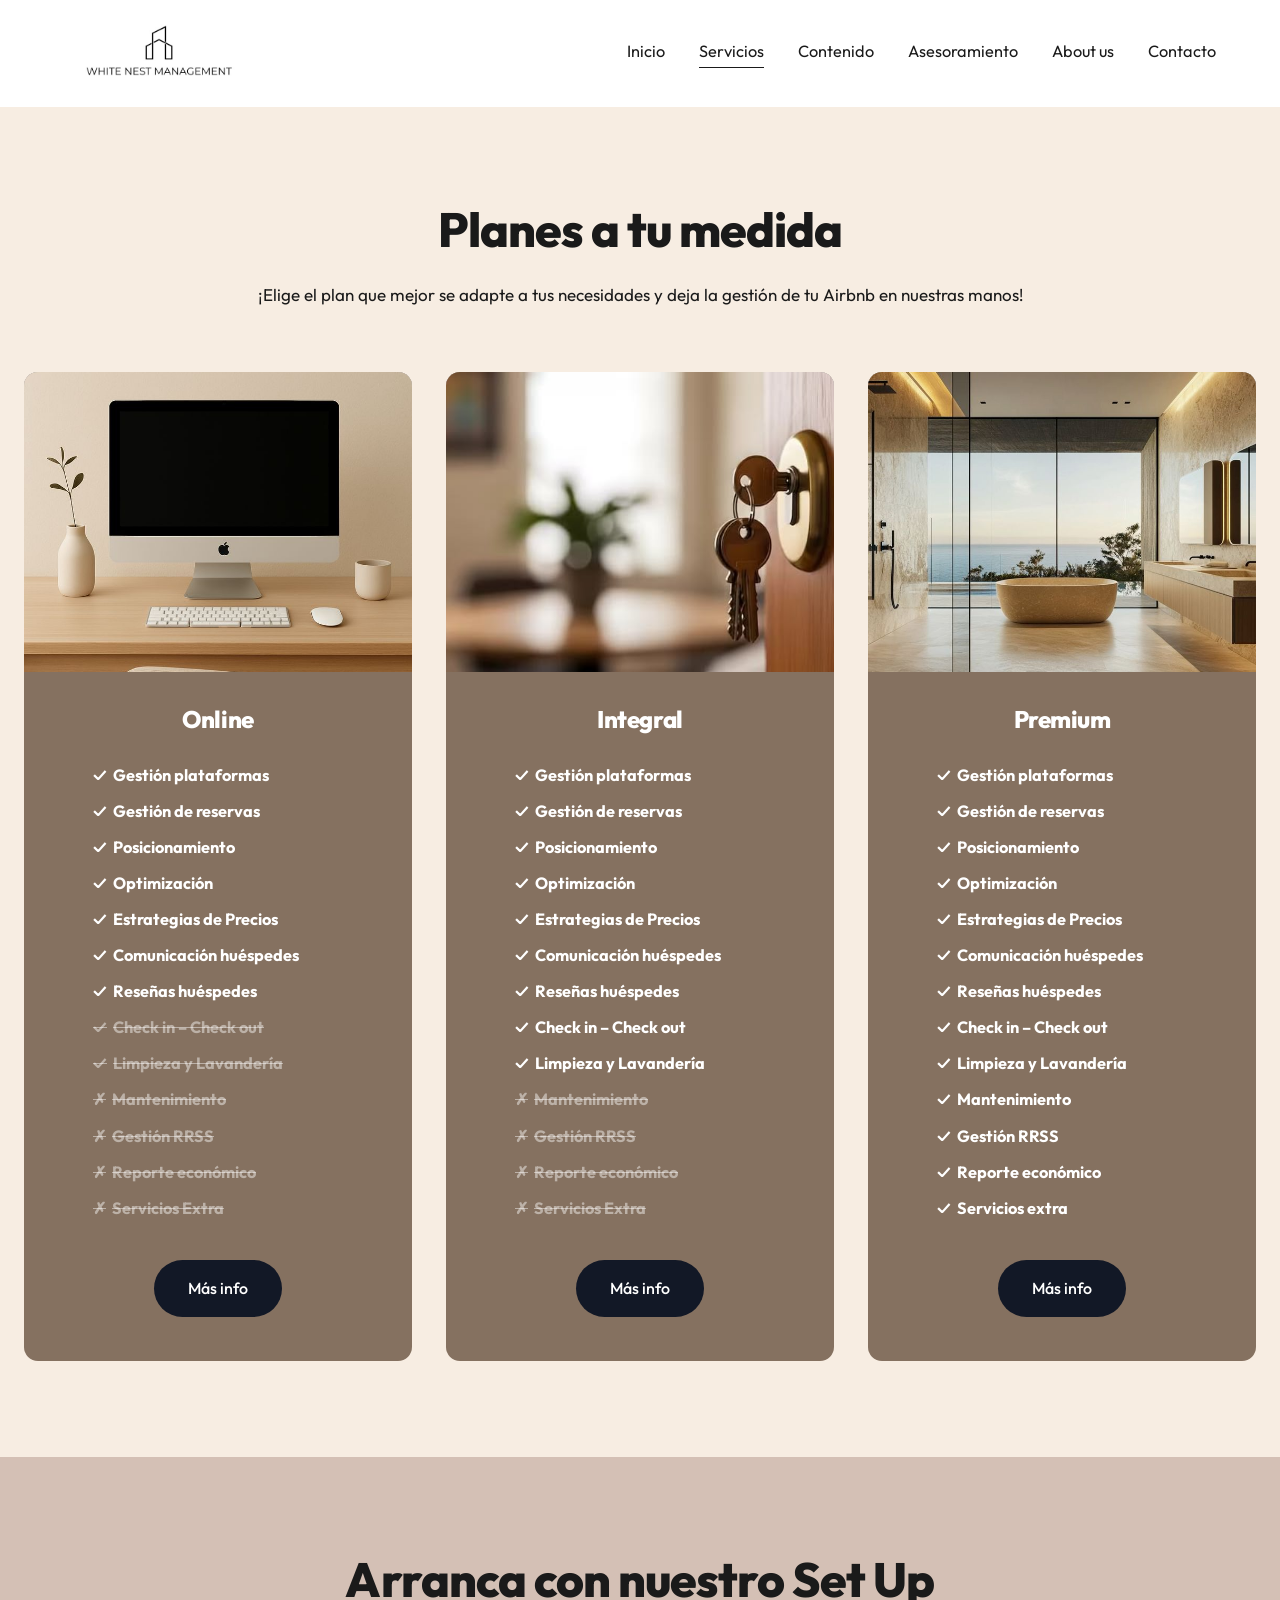
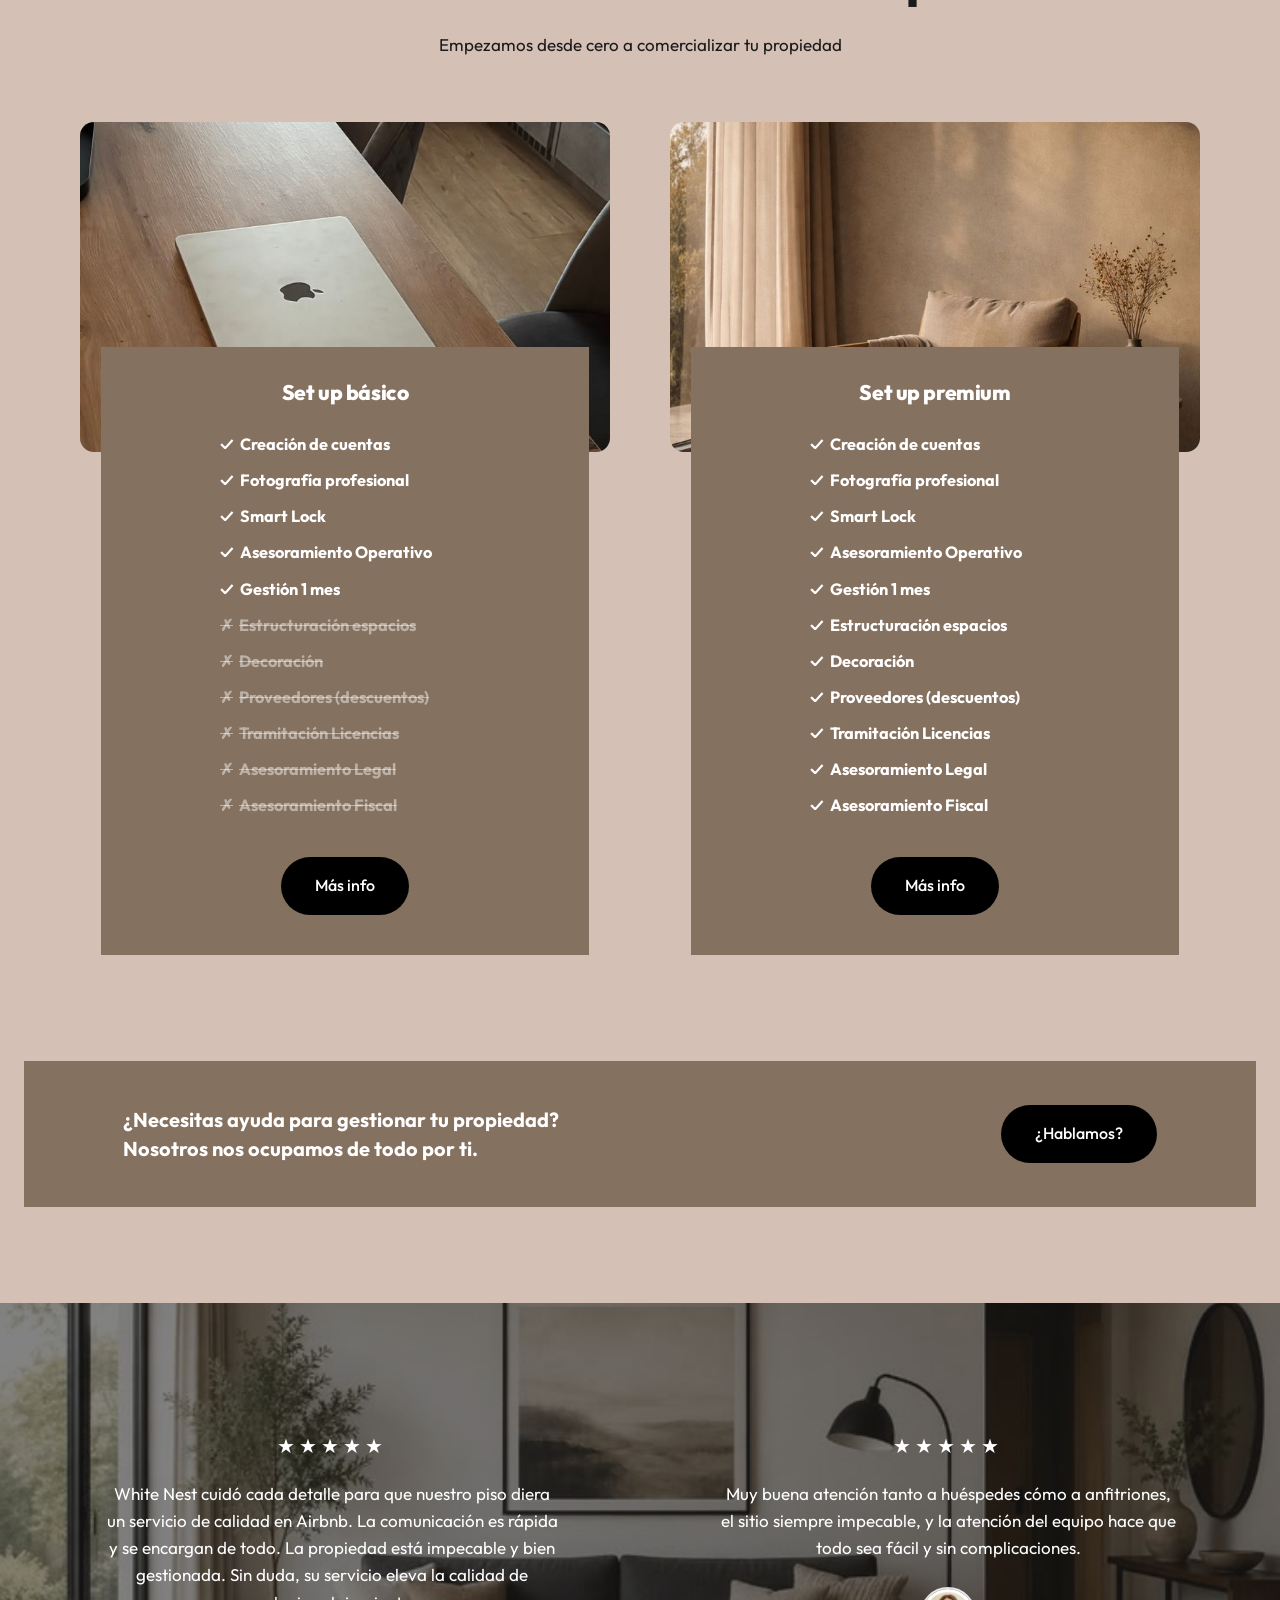
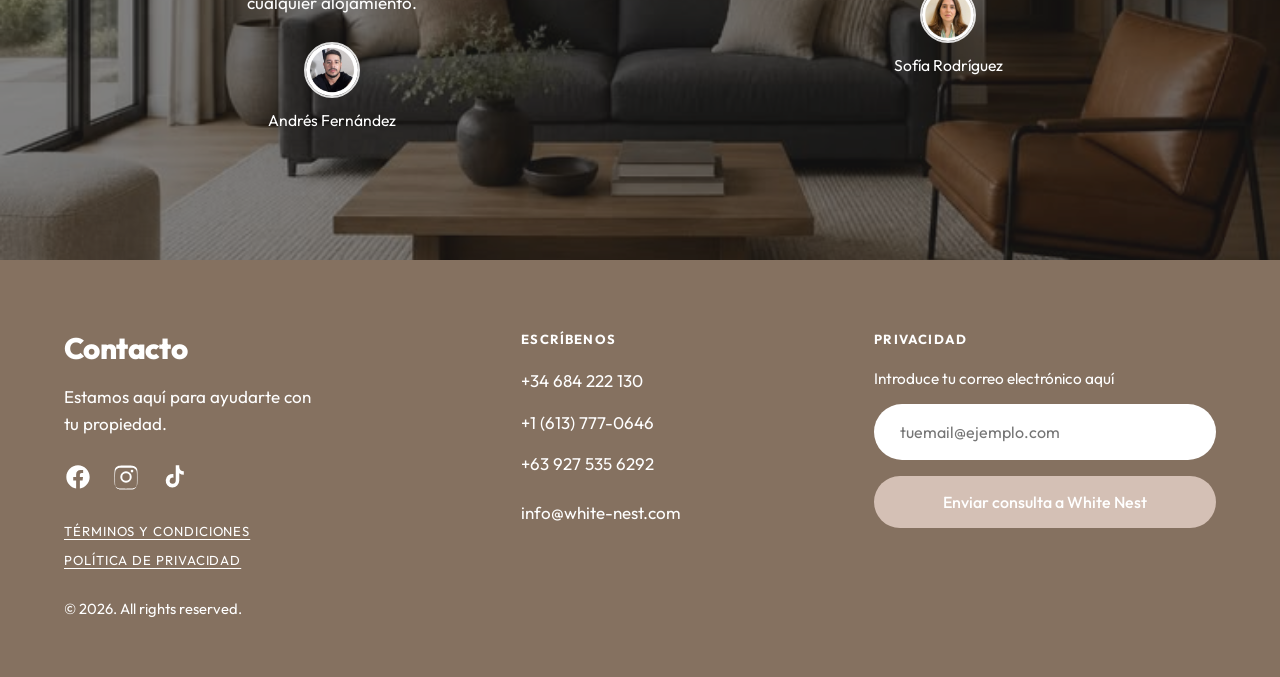
<file: servicios.html>
<!DOCTYPE html>
<html lang="es">
<head>
<meta charset="utf-8">
<meta name="viewport" content="width=device-width, initial-scale=1">
<title>Servicios y planes | White Nest Management</title>
<meta name="description" content="Planes Online, Integral y Premium para la gestión de tu alquiler vacacional, y servicios de Set Up básico y premium para empezar desde cero.">
<link rel="canonical" href="https://www.white-nest.com/servicios.html">
<link rel="icon" href="assets/img/favicon.svg" type="image/svg+xml">
<link rel="preconnect" href="https://fonts.googleapis.com">
<link rel="preconnect" href="https://fonts.gstatic.com" crossorigin>
<link href="https://fonts.googleapis.com/css2?family=Outfit:wght@300;400;500;700;800&display=swap" rel="stylesheet">
<link rel="stylesheet" href="assets/css/style.css">
</head>
<body>

<header class="site-header">
  <div class="container site-header__inner">
    <a class="brand" href="index.html"><img src="assets/img/logo-white-nest.jpg" alt="White Nest Management" width="190" height="65"></a>
    <button class="nav-toggle" aria-expanded="false" aria-controls="nav" aria-label="Abrir menú">
      <span></span><span></span><span></span>
    </button>
    <nav class="nav" id="nav">
      <a href="index.html">Inicio</a>
      <a href="servicios.html" aria-current="page">Servicios</a>
      <a href="contenido.html">Contenido</a>
      <a href="asesoramiento.html">Asesoramiento</a>
      <a href="about.html">About us</a>
      <a href="contacto.html">Contacto</a>
    </nav>
  </div>
</header>

<main>

  <!-- ===== Planes ===== -->
  <section class="section section--cream">
    <div class="container container--wide">
      <div class="section-head">
        <h2>Planes a tu medida</h2>
        <p>¡Elige el plan que mejor se adapte a tus necesidades y deja la gestión de tu Airbnb en nuestras manos!</p>
      </div>

      <div class="plans">

        <article class="plan">
          <div class="plan__media" style="background-image:url('assets/img/plan-online.jpg');" role="img" aria-label="Portátil con el panel de reservas abierto"></div>
          <div class="plan__body">
            <h3>Online</h3>
            <ul class="plan__features">
              <li>Gestión plataformas</li>
              <li>Gestión de reservas</li>
              <li>Posicionamiento</li>
              <li>Optimización</li>
              <li>Estrategias de Precios</li>
              <li>Comunicación huéspedes</li>
              <li>Reseñas huéspedes</li>
              <li class="is-half">Check in – Check out</li>
              <li class="is-half">Limpieza y Lavandería</li>
              <li class="is-off">Mantenimiento</li>
              <li class="is-off">Gestión RRSS</li>
              <li class="is-off">Reporte económico</li>
              <li class="is-off">Servicios Extra</li>
            </ul>
            <a class="btn btn--dark" href="contacto.html">Más info</a>
          </div>
        </article>

        <article class="plan">
          <div class="plan__media" style="background-image:url('assets/img/plan-integral.jpg');" role="img" aria-label="Mano sosteniendo las llaves de un apartamento"></div>
          <div class="plan__body">
            <h3>Integral</h3>
            <ul class="plan__features">
              <li>Gestión plataformas</li>
              <li>Gestión de reservas</li>
              <li>Posicionamiento</li>
              <li>Optimización</li>
              <li>Estrategias de Precios</li>
              <li>Comunicación huéspedes</li>
              <li>Reseñas huéspedes</li>
              <li>Check in – Check out</li>
              <li>Limpieza y Lavandería</li>
              <li class="is-off">Mantenimiento</li>
              <li class="is-off">Gestión RRSS</li>
              <li class="is-off">Reporte económico</li>
              <li class="is-off">Servicios Extra</li>
            </ul>
            <a class="btn btn--dark" href="contacto.html">Más info</a>
          </div>
        </article>

        <article class="plan">
          <div class="plan__media" style="background-image:url('assets/img/plan-premium.jpg');" role="img" aria-label="Huésped en un alojamiento premium frente al mar"></div>
          <div class="plan__body">
            <h3>Premium</h3>
            <ul class="plan__features">
              <li>Gestión plataformas</li>
              <li>Gestión de reservas</li>
              <li>Posicionamiento</li>
              <li>Optimización</li>
              <li>Estrategias de Precios</li>
              <li>Comunicación huéspedes</li>
              <li>Reseñas huéspedes</li>
              <li>Check in – Check out</li>
              <li>Limpieza y Lavandería</li>
              <li>Mantenimiento</li>
              <li>Gestión RRSS</li>
              <li>Reporte económico</li>
              <li>Servicios extra</li>
            </ul>
            <a class="btn btn--dark" href="contacto.html">Más info</a>
          </div>
        </article>

      </div>
    </div>
  </section>

  <!-- ===== Set Up ===== -->
  <section class="section section--blush">
    <div class="container container--wide">
      <div class="section-head">
        <h2>Arranca con nuestro Set Up</h2>
        <p>Empezamos desde cero a comercializar tu propiedad</p>
      </div>

      <div class="setups">

        <article class="setup">
          <div class="setup__media" style="background-image:url('assets/img/setup-basico.jpg');" role="img" aria-label="Portátil cerrado sobre una mesa de madera"></div>
          <div class="setup__card">
            <h3>Set up básico</h3>
            <ul class="plan__features">
              <li>Creación de cuentas</li>
              <li>Fotografía profesional</li>
              <li>Smart Lock</li>
              <li>Asesoramiento Operativo</li>
              <li>Gestión 1 mes</li>
              <li class="is-off">Estructuración espacios</li>
              <li class="is-off">Decoración</li>
              <li class="is-off">Proveedores (descuentos)</li>
              <li class="is-off">Tramitación Licencias</li>
              <li class="is-off">Asesoramiento Legal</li>
              <li class="is-off">Asesoramiento Fiscal</li>
            </ul>
            <a class="btn btn--black" href="contacto.html">Más info</a>
          </div>
        </article>

        <article class="setup">
          <div class="setup__media" style="background-image:url('assets/img/setup-premium.jpg');" role="img" aria-label="Persona dibujando el diseño de una vivienda"></div>
          <div class="setup__card">
            <h3>Set up premium</h3>
            <ul class="plan__features">
              <li>Creación de cuentas</li>
              <li>Fotografía profesional</li>
              <li>Smart Lock</li>
              <li>Asesoramiento Operativo</li>
              <li>Gestión 1 mes</li>
              <li>Estructuración espacios</li>
              <li>Decoración</li>
              <li>Proveedores (descuentos)</li>
              <li>Tramitación Licencias</li>
              <li>Asesoramiento Legal</li>
              <li>Asesoramiento Fiscal</li>
            </ul>
            <a class="btn btn--black" href="contacto.html">Más info</a>
          </div>
        </article>

      </div>

      <div class="cta-band">
        <p>¿Necesitas ayuda para gestionar tu propiedad?<br>Nosotros nos ocupamos de todo por ti.</p>
        <a class="btn btn--black" href="contacto.html">¿Hablamos?</a>
      </div>
    </div>
  </section>

</main>

<!-- ===== Testimonios ===== -->
<section class="testimonials" style="background-image:url('assets/img/sofa-oscuro.jpg');">
  <div class="container">
    <div class="testimonials__grid">
      <figure class="testimonial">
        <div class="stars" aria-label="5 sobre 5">★★★★★</div>
        <p>White Nest cuidó cada detalle para que nuestro piso diera un servicio de calidad en Airbnb. La comunicación es rápida y se encargan de todo. La propiedad está impecable y bien gestionada. Sin duda, su servicio eleva la calidad de cualquier alojamiento.</p>
        <figcaption class="quote-author">
          <img src="assets/img/testimonio-andres.jpg" alt="" width="56" height="56">
          <span>Andrés Fernández</span>
        </figcaption>
      </figure>
      <figure class="testimonial">
        <div class="stars" aria-label="5 sobre 5">★★★★★</div>
        <p>Muy buena atención tanto a huéspedes cómo a anfitriones, el sitio siempre impecable, y la atención del equipo hace que todo sea fácil y sin complicaciones.</p>
        <figcaption class="quote-author">
          <img src="assets/img/testimonio-sofia.jpg" alt="" width="56" height="56">
          <span>Sofía Rodríguez</span>
        </figcaption>
      </figure>
    </div>
  </div>
</section>

<footer class="site-footer">
  <div class="container site-footer__grid">
    <div>
      <h2>Contacto</h2>
      <p>Estamos aquí para ayudarte con tu propiedad.</p>
      <div class="socials">
        <a href="https://www.facebook.com/" target="_blank" rel="noopener" aria-label="Facebook">
          <svg viewBox="0 0 24 24"><path d="M12 2C6.5 2 2 6.5 2 12c0 5 3.7 9.1 8.4 9.9v-7H7.9V12h2.5V9.8c0-2.5 1.5-3.9 3.8-3.9 1.1 0 2.2.2 2.2.2v2.4h-1.2c-1.2 0-1.6.8-1.6 1.6V12h2.7l-.4 2.9h-2.3v7C18.3 21.1 22 17 22 12c0-5.5-4.5-10-10-10z"/></svg>
        </a>
        <a href="https://www.instagram.com/" target="_blank" rel="noopener" aria-label="Instagram">
          <svg viewBox="0 0 24 24"><path d="M12 2.2c3.2 0 3.6 0 4.9.1 1.2.1 1.8.2 2.2.4.6.2 1 .5 1.4.9.4.4.7.8.9 1.4.2.4.4 1 .4 2.2.1 1.3.1 1.7.1 4.9s0 3.6-.1 4.9c-.1 1.2-.2 1.8-.4 2.2-.2.6-.5 1-.9 1.4-.4.4-.8.7-1.4.9-.4.2-1 .4-2.2.4-1.3.1-1.7.1-4.9.1s-3.6 0-4.9-.1c-1.2-.1-1.8-.2-2.2-.4-.6-.2-1-.5-1.4-.9-.4-.4-.7-.8-.9-1.4-.2-.4-.4-1-.4-2.2-.1-1.3-.1-1.7-.1-4.9s0-3.6.1-4.9c.1-1.2.2-1.8.4-2.2.2-.6.5-1 .9-1.4.4-.4.8-.7 1.4-.9.4-.2 1-.4 2.2-.4 1.3-.1 1.7-.1 4.9-.1zm0 1.8c-3.1 0-3.5 0-4.8.1-1.1 0-1.7.2-2.1.4-.5.2-.9.4-1.2.8-.4.3-.6.7-.8 1.2-.2.4-.3 1-.4 2.1-.1 1.3-.1 1.7-.1 4.8s0 3.5.1 4.8c0 1.1.2 1.7.4 2.1.2.5.4.9.8 1.2.3.4.7.6 1.2.8.4.2 1 .3 2.1.4 1.3.1 1.7.1 4.8.1s3.5 0 4.8-.1c1.1 0 1.7-.2 2.1-.4.5-.2.9-.4 1.2-.8.4-.3.6-.7.8-1.2.2-.4.3-1 .4-2.1.1-1.3.1-1.7.1-4.8s0-3.5-.1-4.8c0-1.1-.2-1.7-.4-2.1-.2-.5-.4-.9-.8-1.2-.3-.4-.7-.6-1.2-.8-.4-.2-1-.3-2.1-.4-1.3-.1-1.7-.1-4.8-.1zm0 3.1a4.9 4.9 0 1 1 0 9.8 4.9 4.9 0 0 1 0-9.8zm0 8.1a3.2 3.2 0 1 0 0-6.4 3.2 3.2 0 0 0 0 6.4zm6.3-8.3a1.15 1.15 0 1 1-2.3 0 1.15 1.15 0 0 1 2.3 0z"/></svg>
        </a>
        <a href="https://www.tiktok.com/" target="_blank" rel="noopener" aria-label="TikTok">
          <svg viewBox="0 0 24 24"><path d="M16.5 2h-3v13.1a2.6 2.6 0 1 1-2-2.5V9.4a5.8 5.8 0 1 0 5 5.7V8.8a6.6 6.6 0 0 0 3.9 1.3v-3a3.7 3.7 0 0 1-3.9-3.6V2z"/></svg>
        </a>
      </div>
      <div class="legal-links">
        <a href="terminos.html">Términos y condiciones</a>
        <a href="privacidad.html">Política de privacidad</a>
      </div>
      <p class="copyright">© <span data-year>2025</span>. All rights reserved.</p>
    </div>

    <div class="footer-contact">
      <h3>Escríbenos</h3>
      <a href="tel:+34684222130">+34 684 222 130</a>
      <a href="tel:+16137770646">+1 (613) 777-0646</a>
      <a href="tel:+639275356292">+63 927 535 6292</a>
      <a href="mailto:info@white-nest.com" style="margin-top:22px;">info@white-nest.com</a>
    </div>

    <div class="newsletter">
      <h3>Privacidad</h3>
      <form action="mailto:info@white-nest.com" method="post" enctype="text/plain">
        <label for="footer-email">Introduce tu correo electrónico aquí</label>
        <input id="footer-email" type="email" name="email" placeholder="tuemail@ejemplo.com" required>
        <button class="btn btn--blush" type="submit">Enviar consulta a White Nest</button>
      </form>
    </div>
  </div>
</footer>

<script src="assets/js/main.js" defer></script>
</body>
</html>
</file>
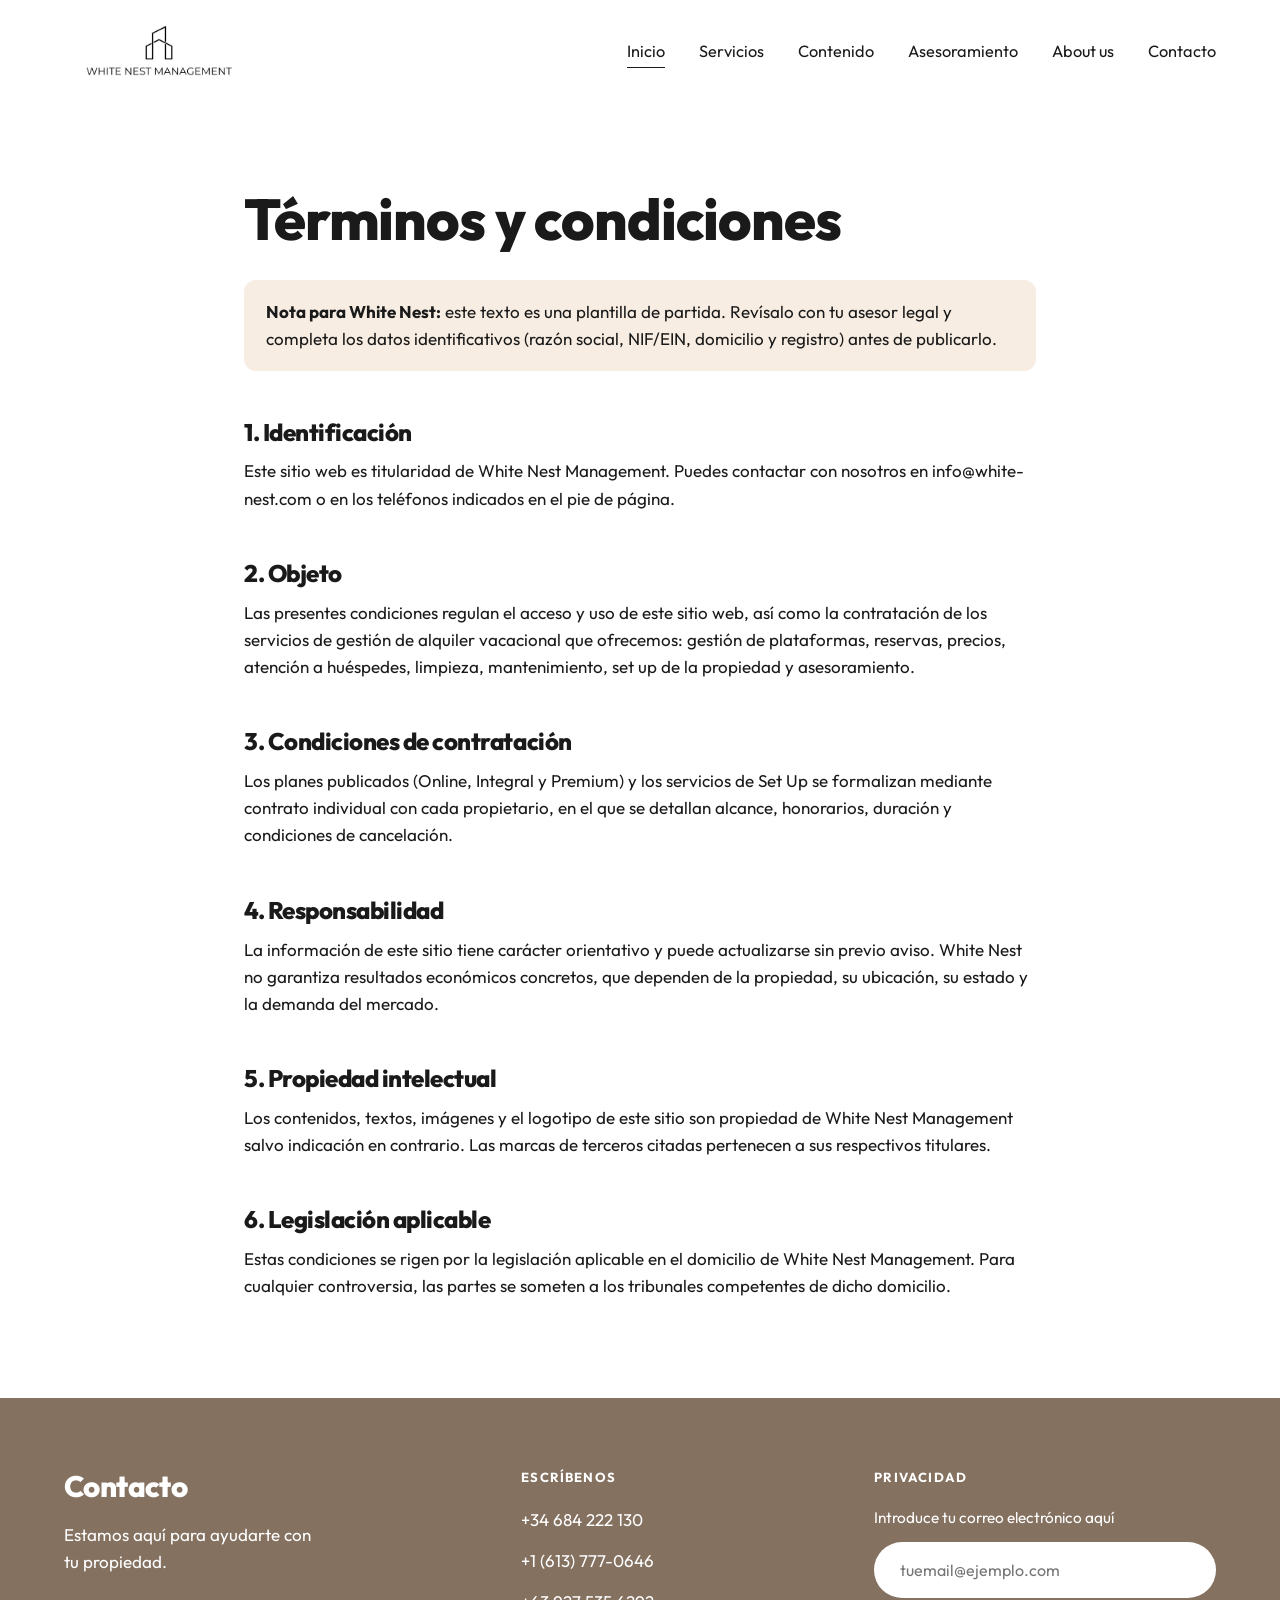
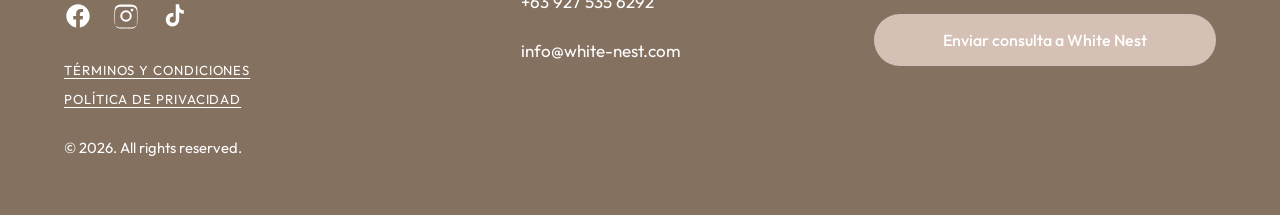
<file: terminos.html>
<!DOCTYPE html>
<html lang="es">
<head>
<meta charset="utf-8">
<meta name="viewport" content="width=device-width, initial-scale=1">
<title>Términos y condiciones | White Nest Management</title>
<meta name="description" content="Términos y condiciones de uso y contratación de los servicios de White Nest Management.">
<meta name="robots" content="index, follow">
<link rel="icon" href="assets/img/favicon.svg" type="image/svg+xml">
<link rel="preconnect" href="https://fonts.googleapis.com">
<link rel="preconnect" href="https://fonts.gstatic.com" crossorigin>
<link href="https://fonts.googleapis.com/css2?family=Outfit:wght@300;400;500;700;800&display=swap" rel="stylesheet">
<link rel="stylesheet" href="assets/css/style.css">
</head>
<body>

<header class="site-header">
  <div class="container site-header__inner">
    <a class="brand" href="index.html"><img src="assets/img/logo-white-nest.jpg" alt="White Nest Management" width="190" height="65"></a>
    <button class="nav-toggle" aria-expanded="false" aria-controls="nav" aria-label="Abrir menú">
      <span></span><span></span><span></span>
    </button>
    <nav class="nav" id="nav">
      <a href="index.html" aria-current="page">Inicio</a>
      <a href="servicios.html">Servicios</a>
      <a href="contenido.html">Contenido</a>
      <a href="asesoramiento.html">Asesoramiento</a>
      <a href="about.html">About us</a>
      <a href="contacto.html">Contacto</a>
    </nav>
  </div>
</header>

<main>
  <section class="legal-page">
    <div class="container">
      <h1>Términos y condiciones</h1>
      <p style="background:var(--cream);padding:18px 22px;border-radius:12px;">
  <strong>Nota para White Nest:</strong> este texto es una plantilla de partida. Revísalo con tu
  asesor legal y completa los datos identificativos (razón social, NIF/EIN, domicilio y
  registro) antes de publicarlo.
</p>
      <h2>1. Identificación</h2>
      <p>Este sitio web es titularidad de White Nest Management. Puedes contactar con nosotros en
      <a href="mailto:info@white-nest.com">info@white-nest.com</a> o en los teléfonos indicados en el pie de página.</p>
      <h2>2. Objeto</h2>
      <p>Las presentes condiciones regulan el acceso y uso de este sitio web, así como la
      contratación de los servicios de gestión de alquiler vacacional que ofrecemos: gestión de
      plataformas, reservas, precios, atención a huéspedes, limpieza, mantenimiento, set up de la
      propiedad y asesoramiento.</p>
      <h2>3. Condiciones de contratación</h2>
      <p>Los planes publicados (Online, Integral y Premium) y los servicios de Set Up se formalizan
      mediante contrato individual con cada propietario, en el que se detallan alcance, honorarios,
      duración y condiciones de cancelación.</p>
      <h2>4. Responsabilidad</h2>
      <p>La información de este sitio tiene carácter orientativo y puede actualizarse sin previo
      aviso. White Nest no garantiza resultados económicos concretos, que dependen de la propiedad,
      su ubicación, su estado y la demanda del mercado.</p>
      <h2>5. Propiedad intelectual</h2>
      <p>Los contenidos, textos, imágenes y el logotipo de este sitio son propiedad de White Nest
      Management salvo indicación en contrario. Las marcas de terceros citadas pertenecen a sus
      respectivos titulares.</p>
      <h2>6. Legislación aplicable</h2>
      <p>Estas condiciones se rigen por la legislación aplicable en el domicilio de White Nest
      Management. Para cualquier controversia, las partes se someten a los tribunales competentes
      de dicho domicilio.</p>
    </div>
  </section>
</main>

<footer class="site-footer">
  <div class="container site-footer__grid">
    <div>
      <h2>Contacto</h2>
      <p>Estamos aquí para ayudarte con tu propiedad.</p>
      <div class="socials">
        <a href="https://www.facebook.com/" target="_blank" rel="noopener" aria-label="Facebook">
          <svg viewBox="0 0 24 24"><path d="M12 2C6.5 2 2 6.5 2 12c0 5 3.7 9.1 8.4 9.9v-7H7.9V12h2.5V9.8c0-2.5 1.5-3.9 3.8-3.9 1.1 0 2.2.2 2.2.2v2.4h-1.2c-1.2 0-1.6.8-1.6 1.6V12h2.7l-.4 2.9h-2.3v7C18.3 21.1 22 17 22 12c0-5.5-4.5-10-10-10z"/></svg>
        </a>
        <a href="https://www.instagram.com/" target="_blank" rel="noopener" aria-label="Instagram">
          <svg viewBox="0 0 24 24"><path d="M12 2.2c3.2 0 3.6 0 4.9.1 1.2.1 1.8.2 2.2.4.6.2 1 .5 1.4.9.4.4.7.8.9 1.4.2.4.4 1 .4 2.2.1 1.3.1 1.7.1 4.9s0 3.6-.1 4.9c-.1 1.2-.2 1.8-.4 2.2-.2.6-.5 1-.9 1.4-.4.4-.8.7-1.4.9-.4.2-1 .4-2.2.4-1.3.1-1.7.1-4.9.1s-3.6 0-4.9-.1c-1.2-.1-1.8-.2-2.2-.4-.6-.2-1-.5-1.4-.9-.4-.4-.7-.8-.9-1.4-.2-.4-.4-1-.4-2.2-.1-1.3-.1-1.7-.1-4.9s0-3.6.1-4.9c.1-1.2.2-1.8.4-2.2.2-.6.5-1 .9-1.4.4-.4.8-.7 1.4-.9.4-.2 1-.4 2.2-.4 1.3-.1 1.7-.1 4.9-.1zm0 1.8c-3.1 0-3.5 0-4.8.1-1.1 0-1.7.2-2.1.4-.5.2-.9.4-1.2.8-.4.3-.6.7-.8 1.2-.2.4-.3 1-.4 2.1-.1 1.3-.1 1.7-.1 4.8s0 3.5.1 4.8c0 1.1.2 1.7.4 2.1.2.5.4.9.8 1.2.3.4.7.6 1.2.8.4.2 1 .3 2.1.4 1.3.1 1.7.1 4.8.1s3.5 0 4.8-.1c1.1 0 1.7-.2 2.1-.4.5-.2.9-.4 1.2-.8.4-.3.6-.7.8-1.2.2-.4.3-1 .4-2.1.1-1.3.1-1.7.1-4.8s0-3.5-.1-4.8c0-1.1-.2-1.7-.4-2.1-.2-.5-.4-.9-.8-1.2-.3-.4-.7-.6-1.2-.8-.4-.2-1-.3-2.1-.4-1.3-.1-1.7-.1-4.8-.1zm0 3.1a4.9 4.9 0 1 1 0 9.8 4.9 4.9 0 0 1 0-9.8zm0 8.1a3.2 3.2 0 1 0 0-6.4 3.2 3.2 0 0 0 0 6.4zm6.3-8.3a1.15 1.15 0 1 1-2.3 0 1.15 1.15 0 0 1 2.3 0z"/></svg>
        </a>
        <a href="https://www.tiktok.com/" target="_blank" rel="noopener" aria-label="TikTok">
          <svg viewBox="0 0 24 24"><path d="M16.5 2h-3v13.1a2.6 2.6 0 1 1-2-2.5V9.4a5.8 5.8 0 1 0 5 5.7V8.8a6.6 6.6 0 0 0 3.9 1.3v-3a3.7 3.7 0 0 1-3.9-3.6V2z"/></svg>
        </a>
      </div>
      <div class="legal-links">
        <a href="terminos.html">Términos y condiciones</a>
        <a href="privacidad.html">Política de privacidad</a>
      </div>
      <p class="copyright">© <span data-year>2025</span>. All rights reserved.</p>
    </div>

    <div class="footer-contact">
      <h3>Escríbenos</h3>
      <a href="tel:+34684222130">+34 684 222 130</a>
      <a href="tel:+16137770646">+1 (613) 777-0646</a>
      <a href="tel:+639275356292">+63 927 535 6292</a>
      <a href="mailto:info@white-nest.com" style="margin-top:22px;">info@white-nest.com</a>
    </div>

    <div class="newsletter">
      <h3>Privacidad</h3>
      <form action="mailto:info@white-nest.com" method="post" enctype="text/plain">
        <label for="footer-email">Introduce tu correo electrónico aquí</label>
        <input id="footer-email" type="email" name="email" placeholder="tuemail@ejemplo.com" required>
        <button class="btn btn--blush" type="submit">Enviar consulta a White Nest</button>
      </form>
    </div>
  </div>
</footer>

<script src="assets/js/main.js" defer></script>
</body>
</html>
</file>
<file: assets/css/style.css>
/* ==========================================================================
   White Nest Management — hoja de estilos principal
   Paleta original del sitio:
     #ffffff  blanco            #f7ede2  crema (secciones claras)
     #d4c0b5  rosa empolvado    #857160  marrón (tarjetas, footer)
     #121826  azul tinta (botones)  #1a1a1a  texto
   ========================================================================== */

/* ---------- 1. Tokens ---------- */
:root {
  --white: #ffffff;
  --cream: #f7ede2;
  --blush: #d4c0b5;
  --brown: #857160;
  --brown-dark: #6f5d4e;
  --ink: #121826;
  --black: #000000;
  --text: #1a1a1a;
  --muted: #5c5c5c;
  --gray: #c4c4c4;
  --dark-sofa: #2f2f2f;
  --blue: #4a6ef5;

  --font: "Outfit", "Helvetica Neue", Helvetica, Arial, sans-serif;

  --maxw: 1200px;
  --gutter: 24px;
  --radius: 14px;
  --radius-pill: 999px;

  --section-y: 96px;
}

/* ---------- 2. Reset ---------- */
*,
*::before,
*::after { box-sizing: border-box; }

html { scroll-behavior: smooth; -webkit-text-size-adjust: 100%; }

body {
  margin: 0;
  font-family: var(--font);
  font-size: 17px;
  line-height: 1.6;
  color: var(--text);
  background: var(--white);
  overflow-x: hidden;
}

img { max-width: 100%; display: block; height: auto; }
a { color: inherit; text-decoration: none; }
button { font-family: inherit; }

h1, h2, h3, h4 {
  margin: 0 0 .5em;
  font-weight: 800;
  line-height: 1.12;
  letter-spacing: -0.02em;
}
h1 { font-size: clamp(2.2rem, 5.2vw, 3.6rem); }
h2 { font-size: clamp(1.9rem, 4vw, 3rem); }
h3 { font-size: clamp(1.25rem, 2.2vw, 1.75rem); }
p  { margin: 0 0 1.1em; }

.container {
  width: 100%;
  max-width: var(--maxw);
  margin-inline: auto;
  padding-inline: var(--gutter);
}
.container--wide { max-width: 1340px; }

.section { padding-block: var(--section-y); }
.section--cream { background: var(--cream); }
.section--blush { background: var(--blush); }
.section--white { background: var(--white); }

.section-head { text-align: center; max-width: 900px; margin: 0 auto 64px; }
.section-head p { color: var(--text); margin-bottom: 0; }
.contact-section .section-head p,
.page-hero .section-head p { color: #fff; }
.lead { font-size: 1.05rem; }

.text-center { text-align: center; }
.visually-hidden {
  position: absolute; width: 1px; height: 1px; overflow: hidden;
  clip: rect(0 0 0 0); clip-path: inset(50%); white-space: nowrap;
}

/* ---------- 3. Botones ---------- */
.btn {
  display: inline-block;
  padding: 16px 34px;
  border: 0;
  border-radius: var(--radius-pill);
  font-size: 1rem;
  font-weight: 500;
  cursor: pointer;
  transition: transform .18s ease, background-color .18s ease, color .18s ease;
}
.btn:hover { transform: translateY(-2px); }

.btn--dark  { background: var(--ink); color: #fff; }
.btn--dark:hover { background: #000; }
.btn--black { background: var(--black); color: #fff; }
.btn--black:hover { background: #222; }
.btn--blush { background: var(--blush); color: #fff; }
.btn--blush:hover { background: #c6ae9f; }
.btn--blue  { background: var(--blue); color: #fff; }
.btn--blue:hover { background: #3a5bd9; }
.btn--ghost {
  background: transparent; color: #fff;
  border: 1.5px solid rgba(255, 255, 255, .9);
}
.btn--ghost:hover { background: rgba(255, 255, 255, .14); }

/* ---------- 4. Cabecera ---------- */
.site-header {
  position: sticky;
  top: 0;
  z-index: 60;
  background: var(--white);
}
.site-header__inner {
  display: flex;
  align-items: center;
  justify-content: space-between;
  gap: 24px;
  min-height: 96px;
  padding-block: 12px;
}
.brand { display: flex; align-items: center; }
.brand img { width: 190px; }

.nav { display: flex; align-items: center; gap: 34px; }
.nav a {
  font-size: 1.02rem;
  padding-bottom: 3px;
  border-bottom: 1.5px solid transparent;
  transition: border-color .18s ease, opacity .18s ease;
}
.nav a:hover { opacity: .65; }
.nav a[aria-current="page"] { border-bottom-color: var(--text); }

.nav-toggle {
  display: none;
  width: 44px; height: 44px;
  background: none; border: 0; cursor: pointer;
  padding: 10px;
}
.nav-toggle span {
  display: block; height: 2px; background: var(--text);
  margin: 5px 0; transition: transform .25s ease, opacity .25s ease;
}
.nav-toggle[aria-expanded="true"] span:nth-child(1) { transform: translateY(7px) rotate(45deg); }
.nav-toggle[aria-expanded="true"] span:nth-child(2) { opacity: 0; }
.nav-toggle[aria-expanded="true"] span:nth-child(3) { transform: translateY(-7px) rotate(-45deg); }

/* ---------- 5. Hero de inicio ---------- */
.hero {
  position: relative;
  display: flex;
  flex-direction: column;
  justify-content: center;
  min-height: 760px;
  padding-block: 90px 0;
  background: #7e7e78 url("../img/hero-salon.jpg") center / cover no-repeat;
  color: #fff;
  text-align: center;
  isolation: isolate;
}
.hero::before {
  content: "";
  position: absolute; inset: 0;
  background: rgba(96, 96, 92, .45);
  z-index: -1;
}
.hero__content { flex: 1; display: flex; flex-direction: column; justify-content: center; }
.hero h1 { font-size: clamp(2.6rem, 6vw, 4.2rem); margin-bottom: .25em; }
.hero__claim {
  font-size: clamp(1.25rem, 2.6vw, 1.9rem);
  font-weight: 800;
  text-transform: uppercase;
  max-width: 900px;
  margin: 0 auto .9em;
  line-height: 1.22;
}
.hero__sub {
  font-weight: 700;
  font-size: 1.02rem;
  max-width: 620px;
  margin: 0 auto 42px;
}
.hero__cta { margin-bottom: 70px; }

.hero__cards {
  display: grid;
  grid-template-columns: repeat(3, 1fr);
  gap: 2px;
  margin-bottom: 40px;
}
.hero__card {
  background: rgba(255, 255, 255, .12);
  padding: 30px 26px;
  text-align: center;
}
.hero__card h3 { font-size: 1.05rem; font-weight: 700; margin-bottom: .45em; }
.hero__card p { margin: 0; font-size: .98rem; }

/* ---------- 6. Bloque de dos columnas ---------- */
.split {
  display: grid;
  grid-template-columns: 1fr 1fr;
  gap: 80px;
  align-items: center;
}
.split--reverse .split__media { order: -1; }
.split__media img { border-radius: var(--radius); width: 100%; }
.split__body h2 { margin-bottom: .6em; }
.split__body h3 { font-size: 1.22rem; margin-top: 1.4em; }
.split__kicker { font-weight: 800; font-size: 1.15rem; margin: 2em 0 1.2em; }

/* ---------- 7. Rejilla de servicios ---------- */
.services-grid {
  display: grid;
  grid-template-columns: repeat(2, minmax(0, 1fr));
  gap: 52px 90px;
  max-width: 1080px;
  margin: 0 auto;
}
.service {
  display: grid;
  grid-template-columns: 62px 1fr;
  gap: 22px;
  align-items: start;
}
.service__icon { width: 62px; height: 62px; }
.service__icon svg { width: 100%; height: 100%; stroke: var(--text); fill: none; stroke-width: 1.6; }
.service h3 { font-size: 1.02rem; font-weight: 700; margin-bottom: .3em; }
.service p { margin: 0; font-size: .97rem; line-height: 1.5; }

.services-cta { text-align: center; margin-top: 76px; }

/* ---------- 8. Testimonio destacado ---------- */
.feature-quote {
  display: grid;
  grid-template-columns: 1fr 1fr;
  align-items: stretch;
}
.feature-quote__media {
  min-height: 520px;
  background: var(--gray) center / cover no-repeat;
}
.feature-quote__body {
  background: var(--brown);
  color: #fff;
  display: flex;
  flex-direction: column;
  justify-content: center;
  align-items: center;
  text-align: center;
  padding: 60px 9%;
}
.stars { letter-spacing: 4px; font-size: 1.25rem; margin-bottom: 18px; }
.feature-quote__body p { max-width: 420px; }

.quote-author { display: flex; flex-direction: column; align-items: center; gap: 10px; margin-top: 18px; }
.quote-author img {
  width: 56px; height: 56px; border-radius: 50%;
  object-fit: cover; border: 2px solid rgba(255, 255, 255, .85);
}
.quote-author span { font-size: .98rem; }

/* ---------- 9. Plataformas ---------- */
.platforms {
  display: grid;
  grid-template-columns: 1.05fr 1fr;
  gap: 60px;
  align-items: center;
}
.platforms h2 { font-size: clamp(1.7rem, 3vw, 2.5rem); }
.platforms__logos {
  display: flex;
  align-items: center;
  justify-content: flex-end;
  gap: 48px;
  flex-wrap: wrap;
}
.platforms__logos img { height: 52px; width: auto; }

/* ---------- 10. Planes (Servicios) ---------- */
.plans {
  display: grid;
  grid-template-columns: repeat(3, 1fr);
  gap: 34px;
  align-items: start;
}
.plan {
  background: var(--brown);
  border-radius: var(--radius);
  overflow: hidden;
  display: flex;
  flex-direction: column;
  color: #fff;
}
.plan__media { height: 300px; background: var(--gray) center / cover no-repeat; }
.plan__body {
  padding: 34px 28px 44px;
  display: flex;
  flex-direction: column;
  align-items: center;
  flex: 1;
}
.plan h3 { font-size: 1.5rem; margin-bottom: 1em; }
.plan__features { list-style: none; margin: 0 0 34px; padding: 0; width: 100%; max-width: 250px; }
.plan__features li {
  font-weight: 700;
  font-size: 1.02rem;
  padding: 5px 0;
  display: flex;
  gap: 6px;
}
.plan__features li::before { content: "\2713"; flex: none; }
.plan__features li.is-off {
  color: rgba(255, 255, 255, .45);
  text-decoration: line-through;
}
.plan__features li.is-off::before { content: "\2717"; text-decoration: none; }
.plan__features li.is-half {
  color: rgba(255, 255, 255, .45);
  text-decoration: line-through;
}
.plan .btn { margin-top: auto; }

/* ---------- 11. Set Up ---------- */
.setups {
  display: grid;
  grid-template-columns: repeat(2, 1fr);
  gap: 48px 60px;
  max-width: 1120px;
  margin-inline: auto;
}
.setup { position: relative; padding-bottom: 10px; }
.setup__media {
  height: 330px;
  border-radius: var(--radius);
  background: var(--gray) center / cover no-repeat;
}
.setup__card {
  position: relative;
  margin: -105px 4% 0;
  background: var(--brown);
  color: #fff;
  padding: 34px 28px 40px;
  display: flex;
  flex-direction: column;
  align-items: center;
  text-align: center;
}
.setup__card h3 { font-size: 1.32rem; margin-bottom: 1em; }

.cta-band {
  background: var(--brown);
  color: #fff;
  margin-top: 96px;
  padding: 44px 8%;
  display: flex;
  align-items: center;
  justify-content: space-between;
  gap: 40px;
  flex-wrap: wrap;
}
.cta-band p { margin: 0; font-size: 1.25rem; font-weight: 700; line-height: 1.45; }

/* ---------- 12. Hero interior ---------- */
.page-hero {
  position: relative;
  min-height: 420px;
  display: flex;
  align-items: center;
  color: #fff;
  background: #6f6f6a center / cover no-repeat;
  isolation: isolate;
}
.page-hero::before {
  content: ""; position: absolute; inset: 0;
  background: rgba(90, 90, 86, .45); z-index: -1;
}
.page-hero h1 { max-width: 900px; }
.page-hero p { max-width: 760px; margin: 0; }

/* ---------- 13. About ---------- */
.objective {
  position: relative;
  display: flex;
  align-items: flex-end;
  min-height: 560px;
  color: #fff;
  background: #6f6f6a center / cover no-repeat;
  padding-block: 80px;
  isolation: isolate;
}
.objective::before {
  content: ""; position: absolute; inset: 0;
  background: rgba(88, 88, 84, .5); z-index: -1;
}
.objective h2 { font-weight: 400; font-size: clamp(1.5rem, 2.6vw, 2rem); }
.objective p { max-width: 780px; margin: 0; }

.photo-grid {
  display: grid;
  grid-template-columns: repeat(4, 1fr);
  gap: 18px;
}
.photo-grid img { aspect-ratio: 1 / 1; object-fit: cover; width: 100%; }

.team { display: grid; grid-template-columns: repeat(2, 1fr); gap: 46px; max-width: 520px; }
.team__member { text-align: center; }
.team__member img {
  width: 130px; height: 130px; border-radius: 50%;
  object-fit: cover; margin: 0 auto 20px;
}
.team__member h3 { font-size: 1rem; font-weight: 700; margin-bottom: .9em; }
.team__member p { font-size: .97rem; }

/* ---------- 14. Contacto ---------- */
.contact-section {
  position: relative;
  color: #fff;
  background: #6f6f6a center / cover no-repeat;
  padding-block: 90px 110px;
  isolation: isolate;
}
.contact-section::before {
  content: ""; position: absolute; inset: 0;
  background: rgba(92, 92, 88, .45); z-index: -1;
}
.contact-section h2 { font-weight: 500; }

.form-card {
  max-width: 760px;
  margin: 46px auto 0;
  padding: 46px 60px 52px;
  background: rgba(255, 255, 255, .13);
  border-radius: 18px;
}
.field { margin-bottom: 22px; }
.field label { display: block; font-size: .95rem; margin-bottom: 8px; }
.field input,
.field textarea {
  width: 100%;
  font-family: inherit;
  font-size: 1rem;
  color: var(--text);
  background: #fff;
  border: 0;
  border-radius: var(--radius-pill);
  padding: 18px 26px;
}
.field textarea { border-radius: 18px; min-height: 130px; resize: vertical; }
.field input::placeholder,
.field textarea::placeholder { color: #9a9a9a; }
.form-card .btn { display: block; margin: 34px auto 0; min-width: 260px; }

/* ---------- 15. Testimonios de pie ---------- */
.testimonials {
  position: relative;
  background: var(--dark-sofa) center / cover no-repeat;
  color: #fff;
  padding-block: 110px;
  isolation: isolate;
}
.testimonials::before {
  content: ""; position: absolute; inset: 0;
  background: rgba(30, 30, 30, .55); z-index: -1;
}
.testimonials__grid { display: grid; grid-template-columns: repeat(2, 1fr); gap: 80px; }
.testimonial { text-align: center; }
.testimonial p { max-width: 560px; margin: 0 auto 26px; }

/* ---------- 16. Footer ---------- */
.site-footer { background: var(--brown); color: #fff; padding-block: 72px 56px; }
.site-footer__grid {
  display: grid;
  grid-template-columns: 1.35fr 1fr 1.15fr;
  gap: 56px;
}
.site-footer h2 { font-size: 1.85rem; margin-bottom: .6em; }
.site-footer h3 {
  font-size: .82rem;
  font-weight: 700;
  letter-spacing: .09em;
  text-transform: uppercase;
  margin-bottom: 1.6em;
}
.site-footer p { max-width: 260px; }

.socials { display: flex; gap: 20px; margin: 26px 0 30px; }
.socials a { display: inline-flex; }
.socials svg { width: 28px; height: 28px; fill: #fff; }
.socials a:hover { opacity: .75; }

.legal-links { display: grid; gap: 8px; margin-bottom: 26px; }
.legal-links a {
  font-size: .82rem;
  letter-spacing: .07em;
  text-transform: uppercase;
  text-decoration: underline;
  text-underline-offset: 3px;
}
.copyright { font-size: .92rem; margin: 0; }

.footer-contact a { display: block; margin-bottom: 14px; }
.footer-contact a:hover { text-decoration: underline; }

.newsletter label { display: block; font-size: .96rem; margin-bottom: 12px; }
.newsletter input {
  width: 100%;
  border: 0;
  border-radius: var(--radius-pill);
  padding: 18px 26px;
  font-family: inherit;
  font-size: 1rem;
  background: #fff;
  color: var(--text);
}
.newsletter .btn { width: 100%; margin-top: 16px; }

/* ---------- 17. Páginas legales ---------- */
.legal-page { padding-block: 80px; }
.legal-page .container { max-width: 840px; }
.legal-page h2 { font-size: 1.5rem; margin-top: 2em; }

/* ---------- 18. Responsive ---------- */
@media (max-width: 1024px) {
  :root { --section-y: 72px; }
  .split { gap: 48px; }
  .services-grid { gap: 42px 56px; }
  .plans { grid-template-columns: 1fr; max-width: 460px; margin-inline: auto; }
  .setups { grid-template-columns: 1fr; max-width: 520px; }
  .platforms { grid-template-columns: 1fr; }
  .platforms__logos { justify-content: flex-start; }
}

@media (max-width: 860px) {
  .nav-toggle { display: block; }
  .nav {
    position: fixed;
    inset: 96px 0 auto;
    flex-direction: column;
    align-items: flex-start;
    gap: 0;
    background: #fff;
    padding: 12px 24px 28px;
    border-bottom: 1px solid #eee;
    transform: translateY(-140%);
    transition: transform .28s ease;
    box-shadow: 0 18px 30px rgba(0, 0, 0, .08);
  }
  .nav.is-open { transform: translateY(0); }
  .nav a { display: block; width: 100%; padding: 14px 0; }

  .split, .feature-quote, .testimonials__grid,
  .site-footer__grid, .team { grid-template-columns: 1fr; }
  .split--reverse .split__media { order: 0; }
  .services-grid { grid-template-columns: 1fr; gap: 34px; }
  .hero__cards { grid-template-columns: 1fr; gap: 1px; }
  .feature-quote__media { min-height: 300px; }
  .team { max-width: 420px; margin-inline: auto; }
  .testimonials__grid { gap: 56px; }
  .site-footer p { max-width: none; }
}

@media (max-width: 560px) {
  :root { --section-y: 56px; --gutter: 20px; }
  body { font-size: 16px; }
  .hero { min-height: 640px; }
  .form-card { padding: 30px 22px 36px; }
  .photo-grid { grid-template-columns: repeat(3, 1fr); gap: 12px; }
  .cta-band { padding: 32px 26px; }
  .setup__card { margin-inline: 0; }
  .brand img { width: 150px; }
  .platforms__logos { gap: 28px; }
  .platforms__logos img { height: 40px; }
}

@media (prefers-reduced-motion: reduce) {
  html { scroll-behavior: auto; }
  * { transition: none !important; }
}

/* --- MenÃº: 6 entradas caben mÃ¡s justas en tablet --- */
@media (min-width: 861px) and (max-width: 1100px) {
  .nav { gap: 22px; }
  .nav a { font-size: .97rem; }
  .brand img { width: 168px; }
}

/* ---------- 19. PÃ¡gina de contenido ---------- */
.page-hero .hero__cta { margin-top: 30px; }

.media-block + .media-block { margin-top: 96px; }
.media-block__head { max-width: 780px; margin: 0 auto 44px; text-align: center; }
.media-block__head h3 { font-size: clamp(1.4rem, 2.6vw, 2rem); margin-bottom: .55em; }
.media-block__head p { margin-bottom: 0; }

.media-grid { display: grid; gap: 28px; margin-inline: auto; }
.media-grid--reels  { grid-template-columns: repeat(2, 1fr); max-width: 560px; }
.media-grid--wide   { grid-template-columns: repeat(2, 1fr); max-width: 1060px; }
.media-grid--photos { grid-template-columns: repeat(4, 1fr); max-width: 1120px; }

.media-grid video,
.media-grid img {
  width: 100%;
  display: block;
  border-radius: var(--radius);
  background: #cfc3b9;
}
.media-grid--reels video  { aspect-ratio: 9 / 16;  object-fit: cover; }
.media-grid--wide video   { aspect-ratio: 16 / 9;  object-fit: cover; }
.media-grid--photos img   { aspect-ratio: 4 / 3;   object-fit: cover; }

.media-note {
  text-align: center;
  font-size: .95rem;
  color: var(--muted);
  margin: 26px 0 0;
}

@media (max-width: 860px) {
  .media-block + .media-block { margin-top: 64px; }
  .media-grid { gap: 18px; }
  .media-grid--wide { grid-template-columns: 1fr; max-width: 560px; }
  .media-grid--photos { grid-template-columns: repeat(2, 1fr); max-width: 560px; }
}

@media (max-width: 560px) {
  .media-grid--reels { max-width: 420px; }
}
</file>
